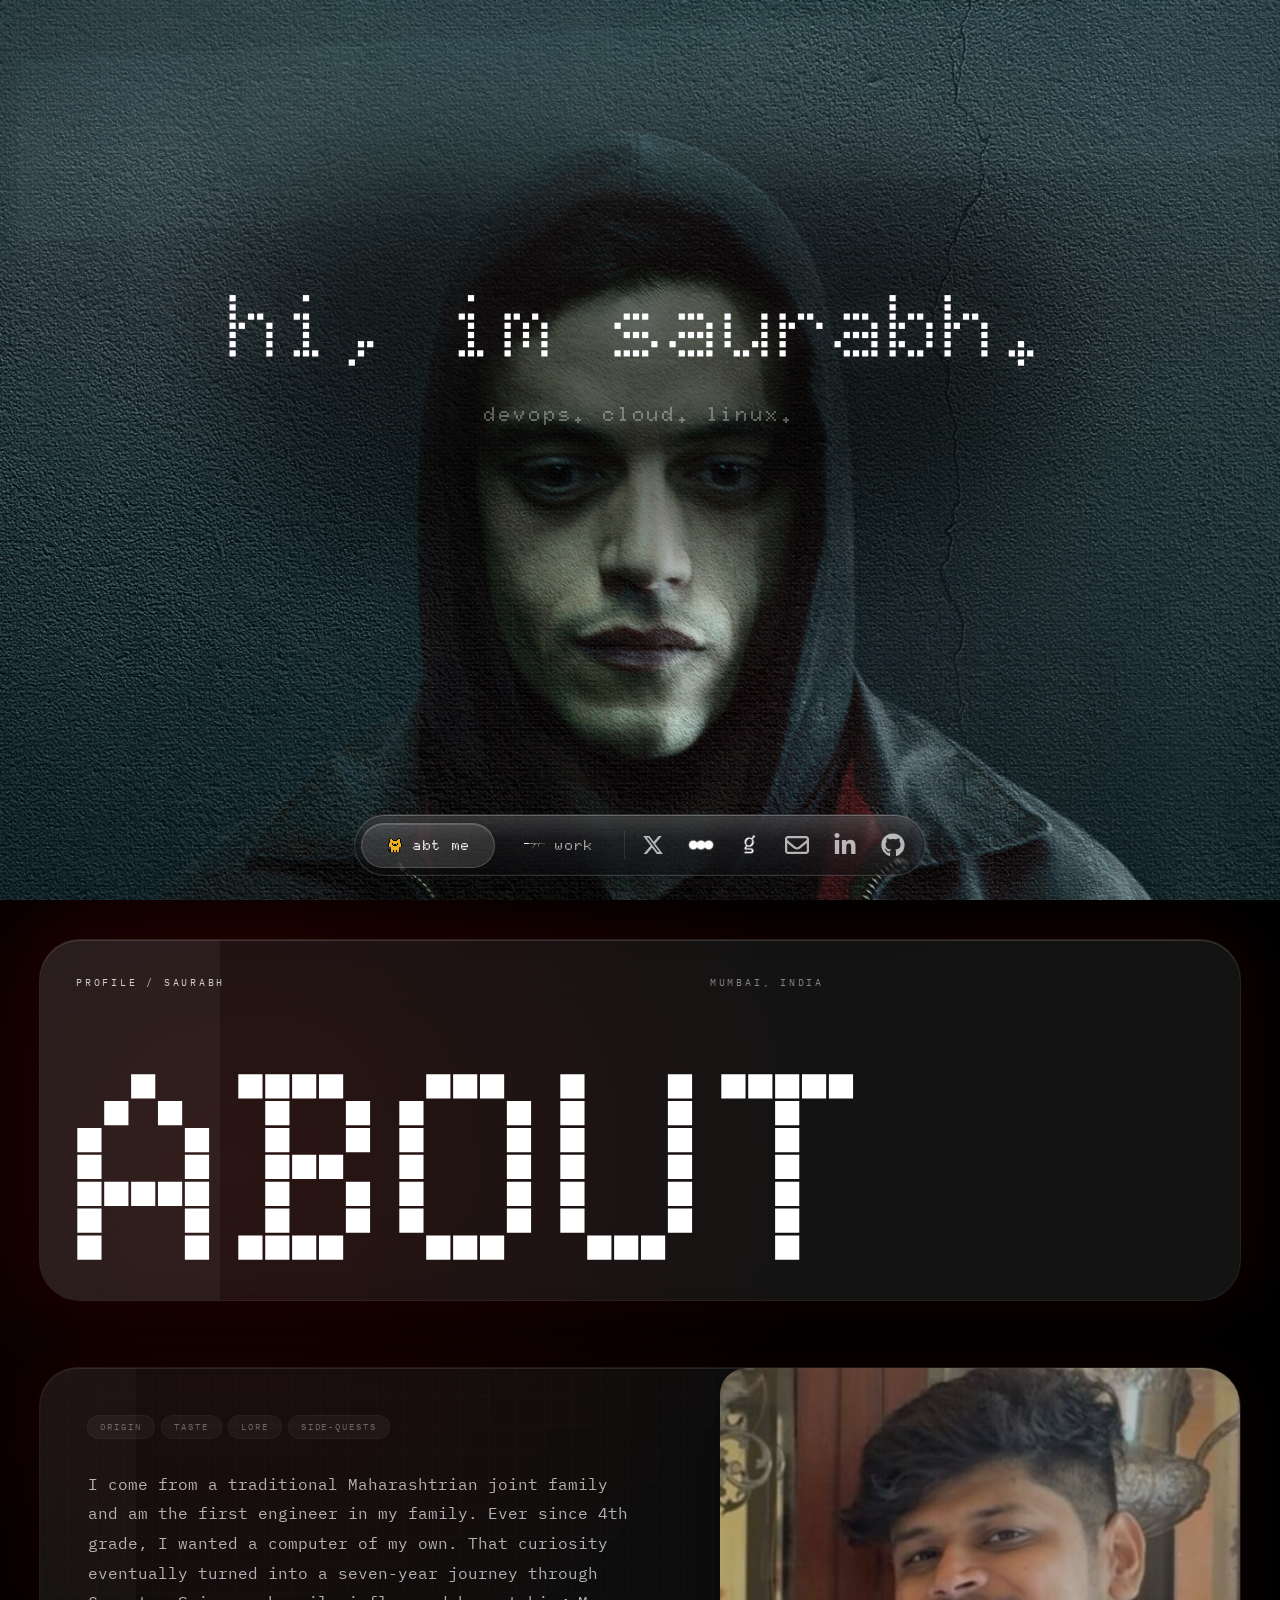
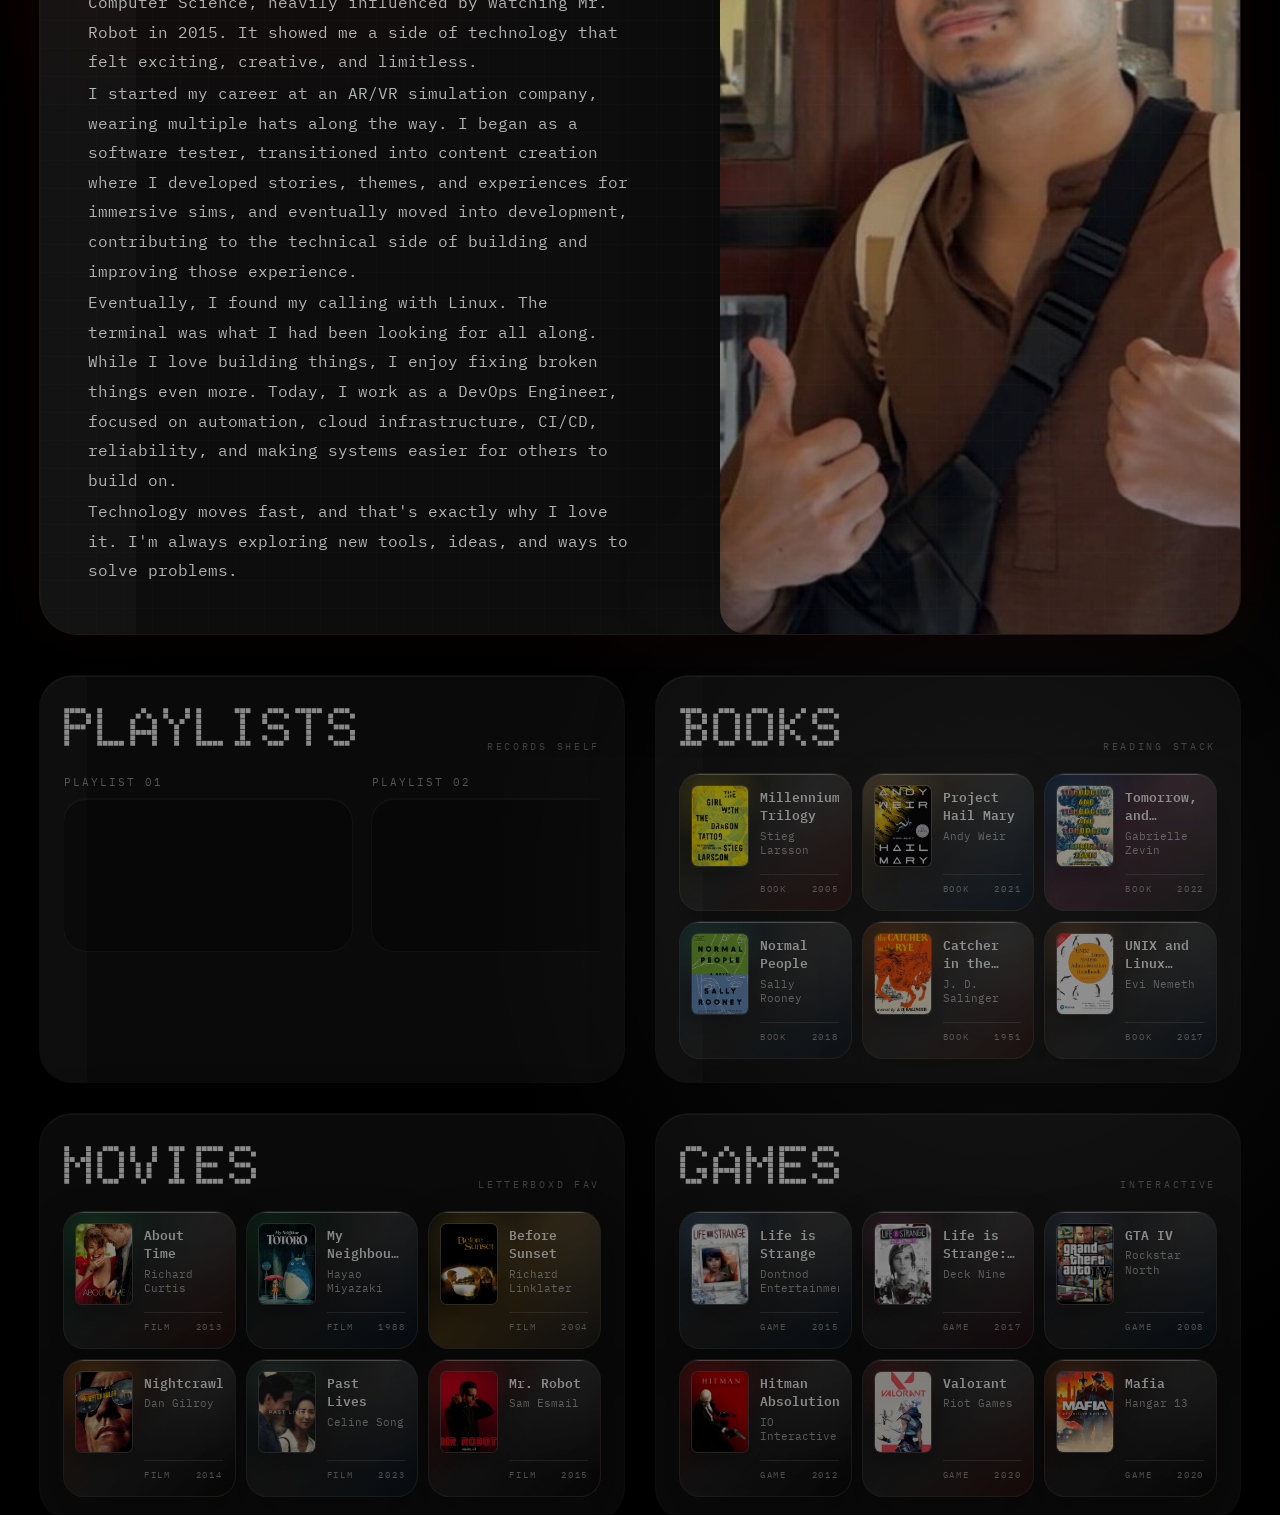
<file: index.html>
﻿<!DOCTYPE html><html lang="en">
<head><meta charSet="utf-8"/><meta name="viewport" content="width=device-width, initial-scale=1"/><title>Saurabh Jadhav</title><link rel="preconnect" href="https://fonts.googleapis.com/"/><link rel="preconnect" href="https://fonts.gstatic.com/" crossorigin="anonymous"/><link rel="stylesheet" href="https://fonts.googleapis.com/css2?family=Doto:wght@400..900&amp;family=IBM+Plex+Mono:wght@400;500;600&amp;family=Lora:wght@500;600;700&amp;family=Tektur:wght@500;600;700;800&amp;display=swap"/><link rel="icon" type="image/png" sizes="64x64" href="favicon.png"/><link rel="shortcut icon" href="favicon.ico"/><link rel="stylesheet" href="assets/tailwind-BLJyI5Uo.css"/></head><body><main class="bg-ink text-fog"><section id="hero" class="relative isolate min-h-[100svh] overflow-hidden"><div class="absolute inset-0"><img src="background.png" alt="" class="h-full w-full object-cover object-center will-change-transform" style="transform:scale(1.08)"/></div><div aria-hidden="true" class="pointer-events-none absolute inset-0 z-[1] bg-[url(&#x27;/background.png&#x27;)] bg-cover bg-center opacity-20 mix-blend-screen will-change-transform [clip-path:polygon(0_8%,100%_0,100%_18%,0_28%)]" style="opacity:0.12;transform:translateX(18px) translateY(-10px)"></div><div aria-hidden="true" class="pointer-events-none absolute inset-0 z-[2] mix-blend-screen motion-safe:animate-hero-static [background-image:repeating-linear-gradient(0deg,rgba(255,255,255,0.16)_0px,rgba(255,255,255,0.16)_1px,transparent_1px,transparent_4px),radial-gradient(circle_at_24%_18%,rgba(255,255,255,0.18),transparent_30%),radial-gradient(circle_at_72%_76%,rgba(211,23,10,0.22),transparent_34%)]" style="opacity:0.18"></div><div aria-hidden="true" class="pointer-events-none absolute inset-0 z-[3] [background-image:linear-gradient(rgba(255,255,255,0.16)_1px,transparent_1px),linear-gradient(90deg,rgba(255,255,255,0.16)_1px,transparent_1px)] [background-size:32px_32px]" style="opacity:0.08"></div><div aria-hidden="true" class="pointer-events-none absolute inset-0 z-[4] opacity-[0.09] motion-safe:animate-hero-static [background-image:radial-gradient(rgba(255,255,255,0.95)_0.7px,transparent_0.7px)] [background-size:5px_5px]"></div><div aria-hidden="true" class="pointer-events-none absolute inset-x-0 top-0 z-[5] h-1/2 bg-[linear-gradient(180deg,transparent,rgba(255,255,255,0.26),rgba(211,23,10,0.18),transparent)] mix-blend-screen blur-sm motion-safe:animate-scan-roll" style="opacity:0.18"></div><div aria-hidden="true" class="pointer-events-none absolute inset-x-[-18%] top-[-28%] z-[5] h-[42rem] rotate-[-9deg] bg-[linear-gradient(90deg,transparent,rgba(255,255,255,0.18),transparent)] blur-2xl" style="opacity:0.14;transform:translateX(-18%)"></div><div class="relative z-10 flex min-h-[100svh] items-center justify-center px-4 py-20 text-center sm:px-6"><div class="relative w-full max-w-5xl -translate-y-10 sm:-translate-y-20 lg:-translate-y-24"><div aria-hidden="true" class="absolute left-1/2 top-1/2 -z-10 h-72 w-[min(92vw,54rem)] -translate-x-1/2 -translate-y-1/2 rounded-full bg-black/58 blur-[78px] sm:h-[22rem] md:h-[26rem]"></div><div class="relative" style="filter:blur(0px);opacity:1;transform:none"><h1 class="font-doto text-[2.75rem] leading-[1.04] font-semibold tracking-normal text-white drop-shadow-[0_0_16px_rgba(255,255,255,0.16)] sm:text-[3.5rem] md:text-[4.5rem] lg:text-[5.75rem]"><span class=""><span class="" style="opacity:0.35;filter:blur(8px)">h</span><span class="" style="opacity:0.35;filter:blur(8px)">i</span><span class="" style="opacity:0.35;filter:blur(8px)">,</span><span class="" style="opacity:0.35;filter:blur(8px)"> </span><span class="" style="opacity:0.35;filter:blur(8px)">i</span><span class="" style="opacity:0.35;filter:blur(8px)">m</span><span class="" style="opacity:0.35;filter:blur(8px)"> </span><span class="" style="opacity:0.35;filter:blur(8px)">s</span><span class="" style="opacity:0.35;filter:blur(8px)">a</span><span class="" style="opacity:0.35;filter:blur(8px)">u</span><span class="" style="opacity:0.35;filter:blur(8px)">r</span><span class="" style="opacity:0.35;filter:blur(8px)">a</span><span class="" style="opacity:0.35;filter:blur(8px)">b</span><span class="" style="opacity:0.35;filter:blur(8px)">h</span><span class="" style="opacity:0.35;filter:blur(8px)">.</span></span></h1><p class="mt-5 font-doto text-[12px] font-medium tracking-[0.1em] text-white/90 sm:mt-6 sm:text-[16px] sm:tracking-[0.14em] md:text-[20px]"><span class=""><span class="" style="opacity:0.35;filter:blur(8px)">d</span><span class="" style="opacity:0.35;filter:blur(8px)">e</span><span class="" style="opacity:0.35;filter:blur(8px)">v</span><span class="" style="opacity:0.35;filter:blur(8px)">o</span><span class="" style="opacity:0.35;filter:blur(8px)">p</span><span class="" style="opacity:0.35;filter:blur(8px)">s</span><span class="" style="opacity:0.35;filter:blur(8px)">.</span><span class="" style="opacity:0.35;filter:blur(8px)"> </span><span class="" style="opacity:0.35;filter:blur(8px)">c</span><span class="" style="opacity:0.35;filter:blur(8px)">l</span><span class="" style="opacity:0.35;filter:blur(8px)">o</span><span class="" style="opacity:0.35;filter:blur(8px)">u</span><span class="" style="opacity:0.35;filter:blur(8px)">d</span><span class="" style="opacity:0.35;filter:blur(8px)">.</span><span class="" style="opacity:0.35;filter:blur(8px)"> </span><span class="" style="opacity:0.35;filter:blur(8px)">l</span><span class="" style="opacity:0.35;filter:blur(8px)">i</span><span class="" style="opacity:0.35;filter:blur(8px)">n</span><span class="" style="opacity:0.35;filter:blur(8px)">u</span><span class="" style="opacity:0.35;filter:blur(8px)">x</span><span class="" style="opacity:0.35;filter:blur(8px)">.</span><span class="" style="opacity:0.35;filter:blur(8px)"> </span></span></p></div></div></div></section><header class="pointer-events-none fixed inset-x-0 bottom-[calc(0.75rem+env(safe-area-inset-bottom))] z-30 flex w-full justify-center px-2 transition-transform duration-300 ease-out sm:bottom-6 sm:px-3 translate-y-0" data-site-nav="true"><div class="pointer-events-auto relative max-w-[calc(100vw-1rem)] overflow-hidden rounded-full border border-white/14 bg-[rgba(10,12,17,0.42)] p-1 shadow-nav-glass backdrop-blur-2xl sm:max-w-full sm:p-1.5"><span aria-hidden="true" class="pointer-events-none absolute inset-0 rounded-full bg-[linear-gradient(180deg,rgba(255,255,255,0.18),rgba(255,255,255,0.045)_42%,rgba(0,0,0,0.12))]"></span><span aria-hidden="true" class="pointer-events-none absolute inset-px rounded-full border border-black/18"></span><nav aria-label="Primary" class="relative flex max-w-full items-center justify-start gap-1 overflow-x-auto [-ms-overflow-style:none] [scrollbar-width:none] sm:justify-center sm:gap-1.5 sm:overflow-visible [&amp;::-webkit-scrollbar]:hidden"><div class="relative flex shrink-0 items-center justify-center gap-0.5 sm:gap-1"><a href="index.html#about" class="relative z-10 min-w-[4.65rem] shrink-0 rounded-full px-2.5 py-2.5 text-center font-doto text-[10px] font-black tracking-[0.06em] outline-none focus-visible:ring-1 focus-visible:ring-white/30 sm:min-w-[7rem] sm:px-6 sm:py-3 sm:text-[14px] sm:tracking-[0.12em] text-white" tabindex="0"><span class="absolute inset-0 -z-10 rounded-full border border-white/16 bg-white/12 shadow-[inset_0_1px_0_rgba(255,255,255,0.16),0_8px_24px_rgba(0,0,0,0.22)]"></span><span class="relative z-10 flex items-center justify-center gap-1.5 sm:gap-2"><img src="./assets/cat.png" alt="Pixel Heart" class="h-5 w-5 shrink-0 sm:h-5 sm:w-5 [image-rendering:pixelated]">abt me</span></a><a href="work.html" class="relative z-10 min-w-[4.65rem] shrink-0 rounded-full px-2.5 py-2.5 text-center font-doto text-[10px] font-black tracking-[0.06em] outline-none focus-visible:ring-1 focus-visible:ring-white/30 sm:min-w-[7rem] sm:px-6 sm:py-3 sm:text-[14px] sm:tracking-[0.12em] text-white/70" tabindex="0"><span class="relative z-10 flex items-center justify-center gap-1.5 sm:gap-2"><img src="./assets/pc.png" alt="" aria-hidden="true" class="h-6 w-6 shrink-0 sm:h-6 sm:w-6" style="image-rendering:pixelated"/>work</span></a></div><span aria-hidden="true" class="h-7 w-px shrink-0 bg-white/10"></span><div class="flex shrink-0 items-center gap-0.5 pr-0.5 sm:gap-1 sm:pr-1"><a aria-label="X" class="flex h-9 w-9 shrink-0 items-center justify-center rounded-full text-white/68 transition-colors duration-150 hover:text-white sm:h-11 sm:w-11" href="https://x.com/sauwurabh" rel="noreferrer" target="_blank"><svg stroke="currentColor" fill="currentColor" stroke-width="0" viewBox="0 0 512 512" class="h-5 w-5 sm:h-5.5 sm:w-5.5" height="1em" width="1em" xmlns="http://www.w3.org/2000/svg"><path d="M389.2 48h70.6L305.6 224.2 487 464H345L233.7 318.6 106.5 464H35.8L200.7 275.5 26.8 48H172.4L272.9 180.9 389.2 48zM364.4 421.8h39.1L151.1 88h-42L364.4 421.8z"></path></svg></a><a aria-label="Letterboxd" class="flex h-9 w-9 shrink-0 items-center justify-center rounded-full text-white/68 transition-colors duration-150 hover:text-white sm:h-11 sm:w-11" href="https://letterboxd.com/saurabhx/" rel="noreferrer" target="_blank"><img src="./assets/lb.png" alt="" class="h-6 w-6 object-contain sm:h-7 sm:w-7"/></a><a aria-label="Goodreads" class="flex h-9 w-9 shrink-0 items-center justify-center rounded-full text-white/68 transition-colors duration-150 hover:text-white sm:h-11 sm:w-11" href="https://www.goodreads.com/saurabhx" rel="noreferrer" target="_blank"><img src="./assets/gr.png" alt="" class="h-6 w-6 object-contain sm:h-7 sm:w-7"/></a><a aria-label="Mail" class="flex h-9 w-9 shrink-0 items-center justify-center rounded-full text-white/68 transition-colors duration-150 hover:text-white sm:h-11 sm:w-11" href="https://mail.google.com/mail/?view=cm&amp;fs=1&amp;to=saurabh9work%40gmail.com" rel="noreferrer" target="_blank"><svg stroke="currentColor" fill="currentColor" stroke-width="0" viewBox="0 0 512 512" class="h-5 w-5 sm:h-6 sm:w-6" height="1em" width="1em" xmlns="http://www.w3.org/2000/svg"><path d="M64 112c-8.8 0-16 7.2-16 16l0 22.1L220.5 291.7c20.7 17 50.4 17 71.1 0L464 150.1l0-22.1c0-8.8-7.2-16-16-16L64 112zM48 212.2L48 384c0 8.8 7.2 16 16 16l384 0c8.8 0 16-7.2 16-16l0-171.8L322 328.8c-38.4 31.5-93.7 31.5-132 0L48 212.2zM0 128C0 92.7 28.7 64 64 64l384 0c35.3 0 64 28.7 64 64l0 256c0 35.3-28.7 64-64 64L64 448c-35.3 0-64-28.7-64-64L0 128z"></path></svg></a><a aria-label="LinkedIn" class="flex h-9 w-9 shrink-0 items-center justify-center rounded-full text-white/68 transition-colors duration-150 hover:text-white sm:h-11 sm:w-11" href="https://www.linkedin.com/in/saurabh--jadhav/" rel="noreferrer" target="_blank"><svg stroke="currentColor" fill="currentColor" stroke-width="0" viewBox="0 0 448 512" class="h-5 w-5 sm:h-6 sm:w-6" height="1em" width="1em" xmlns="http://www.w3.org/2000/svg"><path d="M100.28 448H7.4V148.9h92.88zM53.79 108.1C24.09 108.1 0 83.5 0 53.8a53.79 53.79 0 0 1 107.58 0c0 29.7-24.1 54.3-53.79 54.3zM447.9 448h-92.68V302.4c0-34.7-.7-79.2-48.29-79.2-48.29 0-55.69 37.7-55.69 76.7V448h-92.78V148.9h89.08v40.8h1.3c12.4-23.5 42.69-48.3 87.88-48.3 94 0 111.28 61.9 111.28 142.3V448z"></path></svg></a><a aria-label="GitHub" class="flex h-9 w-9 shrink-0 items-center justify-center rounded-full text-white/68 transition-colors duration-150 hover:text-white sm:h-11 sm:w-11" href="https://github.com/saurabh-jadhav-09" rel="noreferrer" target="_blank"><svg stroke="currentColor" fill="currentColor" stroke-width="0" viewBox="0 0 496 512" class="h-5 w-5 sm:h-6 sm:w-6" height="1em" width="1em" xmlns="http://www.w3.org/2000/svg"><path d="M165.9 397.4c0 2-2.3 3.6-5.2 3.6-3.3.3-5.6-1.3-5.6-3.6 0-2 2.3-3.6 5.2-3.6 3-.3 5.6 1.3 5.6 3.6zm-31.1-4.5c-.7 2 1.3 4.3 4.3 4.9 2.6 1 5.6 0 6.2-2s-1.3-4.3-4.3-5.2c-2.6-.7-5.5.3-6.2 2.3zm44.2-1.7c-2.9.7-4.9 2.6-4.6 4.9.3 2 2.9 3.3 5.9 2.6 2.9-.7 4.9-2.6 4.6-4.6-.3-1.9-3-3.2-5.9-2.9zM244.8 8C106.1 8 0 113.3 0 252c0 110.9 69.8 205.8 169.5 239.2 12.8 2.3 17.3-5.6 17.3-12.1 0-6.2-.3-40.4-.3-61.4 0 0-70 15-84.7-29.8 0 0-11.4-29.1-27.8-36.6 0 0-22.9-15.7 1.6-15.4 0 0 24.9 2 38.6 25.8 21.9 38.6 58.6 27.5 72.9 20.9 2.3-16 8.8-27.1 16-33.7-55.9-6.2-112.3-14.3-112.3-110.5 0-27.5 7.6-41.3 23.6-58.9-2.6-6.5-11.1-33.3 2.6-67.9 20.9-6.5 69 27 69 27 20-5.6 41.5-8.5 62.8-8.5s42.8 2.9 62.8 8.5c0 0 48.1-33.6 69-27 13.7 34.7 5.2 61.4 2.6 67.9 16 17.7 25.8 31.5 25.8 58.9 0 96.5-58.9 104.2-114.8 110.5 9.2 7.9 17 22.9 17 46.4 0 33.7-.3 75.4-.3 83.6 0 6.5 4.6 14.4 17.3 12.1C428.2 457.8 496 362.9 496 252 496 113.3 383.5 8 244.8 8zM97.2 352.9c-1.3 1-1 3.3.7 5.2 1.6 1.6 3.9 2.3 5.2 1 1.3-1 1-3.3-.7-5.2-1.6-1.6-3.9-2.3-5.2-1zm-10.8-8.1c-.7 1.3.3 2.9 2.3 3.9 1.6 1 3.6.7 4.3-.7.7-1.3-.3-2.9-2.3-3.9-2-.6-3.6-.3-4.3.7zm32.4 35.6c-1.6 1.3-1 4.3 1.3 6.2 2.3 2.3 5.2 2.6 6.5 1 1.3-1.3.7-4.3-1.3-6.2-2.2-2.3-5.2-2.6-6.5-1zm-11.4-14.7c-1.6 1-1.6 3.6 0 5.9 1.6 2.3 4.3 3.3 5.6 2.3 1.6-1.3 1.6-3.9 0-6.2-1.4-2.3-4-3.3-5.6-2z"></path></svg></a></div></nav></div></header><section id="about" class="relative isolate min-h-screen-nav overflow-hidden bg-ink font-mono text-fog"><div aria-hidden="true" class="pointer-events-none absolute inset-0 -z-10 opacity-10 [background-image:radial-gradient(rgba(255,255,255,0.52)_0.62px,transparent_0.62px)] [background-size:6px_6px]"></div><div aria-hidden="true" class="pointer-events-none absolute inset-0 -z-20 bg-[radial-gradient(circle_at_18%_12%,rgba(211,23,10,0.12),transparent_28%),radial-gradient(circle_at_78%_72%,rgba(255,255,255,0.055),transparent_30%)]"></div><div aria-hidden="true" class="pointer-events-none absolute -right-32 top-1/3 -z-10 h-[30rem] w-[30rem] rounded-full bg-accent/16 blur-3xl" style="opacity:0.14;transform:translateY(44px)"></div><div class="mx-auto min-h-screen-nav w-full max-w-[1460px] px-4 py-6 pb-[calc(var(--site-nav-height)+2rem+env(safe-area-inset-bottom))] sm:px-8 sm:py-8 lg:px-10 lg:py-10 relative z-10 grid gap-8"><div><header class="relative isolate overflow-hidden rounded-[2rem] bg-white/[0.075] p-5 shadow-[0_30px_120px_rgba(0,0,0,0.42),0_0_74px_rgba(211,23,10,0.16),inset_0_1px_0_rgba(255,255,255,0.14)] ring-1 ring-white/12 backdrop-blur-2xl motion-safe:animate-glass-breathe sm:p-7 lg:rounded-[2.5rem] lg:p-9"><div aria-hidden="true" class="pointer-events-none absolute inset-y-0 -z-10 w-1/2 motion-safe:animate-glass-sheen left-[-35%] bg-white/[0.045] motion-safe:[animation-delay:-5.5s] motion-safe:[animation-duration:10.8s]"></div><div class="grid gap-2 font-mono text-[0.56rem] uppercase tracking-[0.18em] text-white/48 sm:grid-cols-3 sm:items-start sm:gap-3 sm:text-[0.62rem] sm:tracking-[0.28em]"><p class="text-white/78">profile / saurabh</p><p class="sm:text-right">mumbai, india</p></div><div class="pt-12 sm:pt-16 lg:pt-20"><h2 class="motion-safe:animate-work-reveal font-doto text-[clamp(4.2rem,21vw,19rem)] font-black uppercase leading-[0.72] tracking-section text-white [animation-delay:90ms] sm:text-[clamp(5.8rem,21vw,19rem)]">about</h2></div></header></div><main class="relative isolate min-w-0 w-full overflow-hidden rounded-[1.5rem] bg-white/[0.07] shadow-[0_24px_100px_rgba(0,0,0,0.42),0_0_64px_rgba(211,23,10,0.12),inset_0_1px_0_rgba(255,255,255,0.12)] ring-1 ring-white/12 backdrop-blur-2xl motion-safe:animate-glass-breathe motion-safe:[animation-delay:-2.8s] motion-safe:[animation-duration:12.2s] sm:rounded-[2rem] lg:rounded-[2.35rem]" style="opacity:0.76;transform:translateY(36px)"><div aria-hidden="true" class="pointer-events-none absolute inset-y-0 -z-10 w-1/2 motion-safe:animate-glass-sheen left-[-42%] bg-white/[0.035] motion-safe:[animation-delay:-3.9s] motion-safe:[animation-duration:12.4s]"></div><div aria-hidden="true" class="pointer-events-none absolute inset-0 z-10 opacity-[0.08] mix-blend-screen [background-image:linear-gradient(rgba(255,255,255,0.16)_1px,transparent_1px),linear-gradient(90deg,rgba(255,255,255,0.16)_1px,transparent_1px)] [background-size:28px_28px]"></div><div class="grid gap-6 lg:min-h-[44rem] lg:grid-cols-[minmax(0,1fr)_minmax(24rem,0.76fr)] lg:gap-8 xl:grid-cols-[minmax(0,0.96fr)_minmax(30rem,0.78fr)] xl:gap-10"><div class="flex min-w-0 flex-col justify-center p-4 sm:p-7 lg:p-9 xl:p-12"><div class="max-w-[54rem]"><div class="mb-8 flex flex-wrap gap-2 font-mono text-[0.56rem] uppercase tracking-[0.22em] text-white/46"><span class="rounded-full bg-white/[0.055] px-3 py-1 ring-1 ring-white/10">origin</span><span class="rounded-full bg-white/[0.055] px-3 py-1 ring-1 ring-white/10">taste</span><span class="rounded-full bg-white/[0.055] px-3 py-1 ring-1 ring-white/10">lore</span><span class="rounded-full bg-white/[0.055] px-3 py-1 ring-1 ring-white/10">side-quests</span></div><div class="max-w-[72ch] text-[0.92rem] leading-[1.85] text-white/90 sm:text-[1rem]"><div class="max-w-[74ch] space-y-0.5 lg:max-w-[78ch]">
  
  
  <p class="text-white/92">I come from a traditional Maharashtrian joint family and am the first engineer in my family. Ever since 4th grade, I wanted a computer of my own. That curiosity eventually turned into a seven-year journey through Computer Science, heavily influenced by watching Mr. Robot in 2015. It showed me a side of technology that felt exciting, creative, and limitless.</p>

  <p class="text-white/92">I started my career at an AR/VR simulation company, wearing multiple hats along the way. I began as a software tester, transitioned into content creation where I developed stories, themes, and experiences for immersive sims, and eventually moved into development, contributing to the technical side of building and improving those experience.</p>
  
  <p class="text-white/92">Eventually, I found my calling with Linux. The terminal was what I had been looking for all along. While I love building things, I enjoy fixing broken things even more. Today, I work as a DevOps Engineer, focused on automation, cloud infrastructure, CI/CD, reliability, and making systems easier for others to build on.</p>
  
  <p class="text-white/92">Technology moves fast, and that's exactly why I love it. I'm always exploring new tools, ideas, and ways to solve problems.</p>
  

</div></div></div></div><aside class="order-first min-h-[22rem] sm:min-h-[34rem] lg:order-none lg:min-h-full"><div class="relative h-full min-h-[22rem] overflow-hidden rounded-[1.25rem] bg-black/35 shadow-[0_30px_90px_rgba(0,0,0,0.38)] sm:min-h-[34rem] sm:rounded-[1.65rem] lg:min-h-full"><div class="absolute inset-[-8%] will-change-transform" style="transform:translateY(38px) scale(1.04) rotate(1.4deg)"><div aria-label="Portrait of Saurabh" class="h-full w-full bg-steel bg-cover bg-center bg-no-repeat" style="background-image:url('profile.png')"></div></div><div aria-hidden="true" class="pointer-events-none absolute inset-0 bg-[radial-gradient(circle_at_70%_18%,rgba(255,255,255,0.18),transparent_28%),linear-gradient(180deg,rgba(255,255,255,0.08),transparent_32%,rgba(0,0,0,0.18))]"></div></div></aside></div></main><footer class="flex w-full flex-col gap-8" style="opacity:0.72;transform:translateY(28px)"><div class="grid w-full gap-8 lg:grid-cols-2"><div class="relative isolate min-w-0 overflow-hidden rounded-[2rem] bg-white/[0.075] p-5 shadow-[0_18px_70px_rgba(0,0,0,0.34),inset_0_1px_0_rgba(255,255,255,0.10)] ring-1 ring-white/10 motion-safe:animate-glass-breathe [contain:paint] sm:p-6 motion-safe:[animation-delay:-5.6s] motion-safe:[animation-duration:13.1s]" style="opacity:0.75;transform:translateY(18px)"><div aria-hidden="true" class="pointer-events-none absolute inset-y-0 -z-10 w-1/2 motion-safe:animate-glass-sheen left-[-42%] bg-white/[0.032] motion-safe:[animation-delay:-7.4s] motion-safe:[animation-duration:14.2s]"></div><section><div class="flex items-end justify-between gap-4"><h2 class="font-doto text-[2rem] font-black uppercase leading-none tracking-section text-white sm:text-[3.4rem]">playlists</h2><p class="font-mono text-[0.56rem] uppercase tracking-[0.2em] text-white/42 sm:text-[0.6rem] sm:tracking-[0.28em]">records shelf</p></div><div class="mt-5 max-w-full overflow-x-auto pb-3 [-ms-overflow-style:none] [scrollbar-width:none] [&amp;::-webkit-scrollbar]:hidden"><div class="flex w-max max-w-none gap-4 sm:gap-5"><div class="w-[min(17.5rem,calc(100vw-4rem))] flex-none space-y-2 sm:w-72"><p class="font-mono text-[0.68rem] uppercase tracking-[0.18em] text-white/58">Playlist 01</p><div class="overflow-hidden rounded-[1.4rem] bg-theme-black/24 shadow-[inset_0_1px_0_rgba(255,255,255,0.08)] ring-1 ring-white/6"><iframe title="Playlist 01" src="https://open.spotify.com/embed/playlist/4TGBPS7rNeQ8NoDWRJEeUq?utm_source=generator" class="block h-[152px]" width="100%" height="152" allow="autoplay; clipboard-write; encrypted-media; fullscreen; picture-in-picture" loading="lazy"></iframe></div></div><div class="w-[min(17.5rem,calc(100vw-4rem))] flex-none space-y-2 sm:w-72"><p class="font-mono text-[0.68rem] uppercase tracking-[0.18em] text-white/58">Playlist 02</p><div class="overflow-hidden rounded-[1.4rem] bg-theme-black/24 shadow-[inset_0_1px_0_rgba(255,255,255,0.08)] ring-1 ring-white/6"><iframe title="Playlist 02" src="https://open.spotify.com/embed/playlist/1PzbJysjvEmlBXY9GV68Te?utm_source=generator" class="block h-[152px]" width="100%" height="152" allow="autoplay; clipboard-write; encrypted-media; fullscreen; picture-in-picture" loading="lazy"></iframe></div></div></div></div></section></div><div class="relative isolate min-w-0 overflow-hidden rounded-[2rem] bg-white/[0.075] p-5 shadow-[0_18px_70px_rgba(0,0,0,0.34),inset_0_1px_0_rgba(255,255,255,0.10)] ring-1 ring-white/10 motion-safe:animate-glass-breathe [contain:paint] sm:p-6 motion-safe:[animation-delay:-8.2s] motion-safe:[animation-duration:12.6s]" style="opacity:0.75;transform:translateY(18px)"><div aria-hidden="true" class="pointer-events-none absolute inset-y-0 -z-10 w-1/2 motion-safe:animate-glass-sheen left-[-42%] bg-white/[0.03] motion-safe:[animation-delay:-2.2s] motion-safe:[animation-duration:13.7s]"></div><section><div class="flex items-end justify-between gap-4"><h2 class="font-doto text-[2rem] font-black uppercase leading-none tracking-section text-white sm:text-[3.4rem]">books</h2><p class="font-mono text-[0.56rem] uppercase tracking-[0.2em] text-white/42 sm:text-[0.6rem] sm:tracking-[0.28em]">reading stack</p></div><div class="mt-5 grid gap-3 sm:grid-cols-2 xl:grid-cols-3"><article class="relative min-h-[8.5rem] overflow-hidden rounded-[1.25rem] p-3 shadow-[0_18px_46px_rgba(0,0,0,0.24),inset_0_1px_0_rgba(255,255,255,0.12)] ring-1 bg-[radial-gradient(circle_at_18%_14%,rgba(255,230,80,0.28),transparent_30%),linear-gradient(135deg,rgba(40,40,10,0.52),rgba(255,255,255,0.07)_48%,rgba(211,23,10,0.16))] ring-yellow-100/18"><div class="pointer-events-none absolute inset-x-0 top-0 h-px bg-white/35"></div><div class="pointer-events-none absolute -right-10 -top-12 h-28 w-28 rounded-full bg-white/14 blur-2xl"></div><div class="relative flex h-full items-start gap-3"><div class="relative h-20 w-14 flex-none overflow-hidden rounded-md bg-black/34 shadow-[0_12px_28px_rgba(0,0,0,0.28),inset_0_1px_0_rgba(255,255,255,0.12)] ring-1 ring-white/18"><img src="books/millennium-trilogy.png" alt="Millennium Trilogy" class="h-full w-full object-cover saturate-[1.18] contrast-[1.04]" loading="lazy"/></div><div class="flex min-w-0 flex-1 flex-col justify-between self-stretch py-0.5"><div class="space-y-1"><p class="text-[0.82rem] font-semibold leading-snug text-white line-clamp-2">Millennium Trilogy</p><p class="text-[0.68rem] leading-snug text-white/62 line-clamp-2">Stieg Larsson</p></div><div class="mt-3 flex items-center justify-between gap-2 border-t border-white/16 pt-2 font-mono text-[0.54rem] uppercase tracking-[0.2em] text-white/52"><span>book</span><span>2005</span></div></div></div></article><article class="relative min-h-[8.5rem] overflow-hidden rounded-[1.25rem] p-3 shadow-[0_18px_46px_rgba(0,0,0,0.24),inset_0_1px_0_rgba(255,255,255,0.12)] ring-1 bg-[radial-gradient(circle_at_18%_18%,rgba(255,255,255,0.2),transparent_30%),linear-gradient(135deg,rgba(244,180,55,0.26),rgba(255,255,255,0.07)_45%,rgba(0,40,85,0.3))] ring-yellow-100/16"><div class="pointer-events-none absolute inset-x-0 top-0 h-px bg-white/35"></div><div class="pointer-events-none absolute -right-10 -top-12 h-28 w-28 rounded-full bg-white/14 blur-2xl"></div><div class="relative flex h-full items-start gap-3"><div class="relative h-20 w-14 flex-none overflow-hidden rounded-md bg-black/34 shadow-[0_12px_28px_rgba(0,0,0,0.28),inset_0_1px_0_rgba(255,255,255,0.12)] ring-1 ring-white/18"><img src="books/project-hail-mary.png" alt="Project Hail Mary" class="h-full w-full object-cover saturate-[1.18] contrast-[1.04]" loading="lazy"/></div><div class="flex min-w-0 flex-1 flex-col justify-between self-stretch py-0.5"><div class="space-y-1"><p class="text-[0.82rem] font-semibold leading-snug text-white line-clamp-2">Project Hail Mary</p><p class="text-[0.68rem] leading-snug text-white/62 line-clamp-2">Andy Weir</p></div><div class="mt-3 flex items-center justify-between gap-2 border-t border-white/16 pt-2 font-mono text-[0.54rem] uppercase tracking-[0.2em] text-white/52"><span>book</span><span>2021</span></div></div></div></article><article class="relative min-h-[8.5rem] overflow-hidden rounded-[1.25rem] p-3 shadow-[0_18px_46px_rgba(0,0,0,0.24),inset_0_1px_0_rgba(255,255,255,0.12)] ring-1 bg-[radial-gradient(circle_at_18%_14%,rgba(120,180,255,0.22),transparent_30%),linear-gradient(135deg,rgba(0,40,85,0.48),rgba(255,120,180,0.18)_44%,rgba(255,255,255,0.06))] ring-blue-100/18"><div class="pointer-events-none absolute inset-x-0 top-0 h-px bg-white/35"></div><div class="pointer-events-none absolute -right-10 -top-12 h-28 w-28 rounded-full bg-white/14 blur-2xl"></div><div class="relative flex h-full items-start gap-3"><div class="relative h-20 w-14 flex-none overflow-hidden rounded-md bg-black/34 shadow-[0_12px_28px_rgba(0,0,0,0.28),inset_0_1px_0_rgba(255,255,255,0.12)] ring-1 ring-white/18"><img src="books/tomorrow-and-tomorrow-and-tomorrow.png" alt="Tomorrow, and Tomorrow, and Tomorrow" class="h-full w-full object-cover saturate-[1.18] contrast-[1.04]" loading="lazy"/></div><div class="flex min-w-0 flex-1 flex-col justify-between self-stretch py-0.5"><div class="space-y-1"><p class="text-[0.82rem] font-semibold leading-snug text-white line-clamp-2">Tomorrow, and Tomorrow, and Tomorrow</p><p class="text-[0.68rem] leading-snug text-white/62 line-clamp-2">Gabrielle Zevin</p></div><div class="mt-3 flex items-center justify-between gap-2 border-t border-white/16 pt-2 font-mono text-[0.54rem] uppercase tracking-[0.2em] text-white/52"><span>book</span><span>2022</span></div></div></div></article><article class="relative min-h-[8.5rem] overflow-hidden rounded-[1.25rem] p-3 shadow-[0_18px_46px_rgba(0,0,0,0.24),inset_0_1px_0_rgba(255,255,255,0.12)] ring-1 bg-[radial-gradient(circle_at_18%_16%,rgba(120,200,140,0.24),transparent_30%),linear-gradient(135deg,rgba(20,60,80,0.52),rgba(255,255,255,0.06)_48%,rgba(0,40,85,0.22))] ring-emerald-100/16"><div class="pointer-events-none absolute inset-x-0 top-0 h-px bg-white/35"></div><div class="pointer-events-none absolute -right-10 -top-12 h-28 w-28 rounded-full bg-white/14 blur-2xl"></div><div class="relative flex h-full items-start gap-3"><div class="relative h-20 w-14 flex-none overflow-hidden rounded-md bg-black/34 shadow-[0_12px_28px_rgba(0,0,0,0.28),inset_0_1px_0_rgba(255,255,255,0.12)] ring-1 ring-white/18"><img src="books/normal-people.png" alt="Normal People" class="h-full w-full object-cover saturate-[1.18] contrast-[1.04]" loading="lazy"/></div><div class="flex min-w-0 flex-1 flex-col justify-between self-stretch py-0.5"><div class="space-y-1"><p class="text-[0.82rem] font-semibold leading-snug text-white line-clamp-2">Normal People</p><p class="text-[0.68rem] leading-snug text-white/62 line-clamp-2">Sally Rooney</p></div><div class="mt-3 flex items-center justify-between gap-2 border-t border-white/16 pt-2 font-mono text-[0.54rem] uppercase tracking-[0.2em] text-white/52"><span>book</span><span>2018</span></div></div></div></article><article class="relative min-h-[8.5rem] overflow-hidden rounded-[1.25rem] p-3 shadow-[0_18px_46px_rgba(0,0,0,0.24),inset_0_1px_0_rgba(255,255,255,0.12)] ring-1 bg-[radial-gradient(circle_at_18%_16%,rgba(255,160,80,0.26),transparent_30%),linear-gradient(135deg,rgba(80,40,10,0.46),rgba(255,255,255,0.08)_48%,rgba(211,23,10,0.12))] ring-orange-200/18"><div class="pointer-events-none absolute inset-x-0 top-0 h-px bg-white/35"></div><div class="pointer-events-none absolute -right-10 -top-12 h-28 w-28 rounded-full bg-white/14 blur-2xl"></div><div class="relative flex h-full items-start gap-3"><div class="relative h-20 w-14 flex-none overflow-hidden rounded-md bg-black/34 shadow-[0_12px_28px_rgba(0,0,0,0.28),inset_0_1px_0_rgba(255,255,255,0.12)] ring-1 ring-white/18"><img src="books/catcher-in-the-rye.png" alt="Catcher in the Rye" class="h-full w-full object-cover saturate-[1.18] contrast-[1.04]" loading="lazy"/></div><div class="flex min-w-0 flex-1 flex-col justify-between self-stretch py-0.5"><div class="space-y-1"><p class="text-[0.82rem] font-semibold leading-snug text-white line-clamp-2">Catcher in the Rye</p><p class="text-[0.68rem] leading-snug text-white/62 line-clamp-2">J. D. Salinger</p></div><div class="mt-3 flex items-center justify-between gap-2 border-t border-white/16 pt-2 font-mono text-[0.54rem] uppercase tracking-[0.2em] text-white/52"><span>book</span><span>1951</span></div></div></div></article><article class="relative min-h-[8.5rem] overflow-hidden rounded-[1.25rem] p-3 shadow-[0_18px_46px_rgba(0,0,0,0.24),inset_0_1px_0_rgba(255,255,255,0.12)] ring-1 bg-[radial-gradient(circle_at_18%_14%,rgba(255,180,100,0.26),transparent_30%),linear-gradient(135deg,rgba(40,30,20,0.5),rgba(255,255,255,0.07)_48%,rgba(0,40,85,0.2))] ring-orange-100/16"><div class="pointer-events-none absolute inset-x-0 top-0 h-px bg-white/35"></div><div class="pointer-events-none absolute -right-10 -top-12 h-28 w-28 rounded-full bg-white/14 blur-2xl"></div><div class="relative flex h-full items-start gap-3"><div class="relative h-20 w-14 flex-none overflow-hidden rounded-md bg-black/34 shadow-[0_12px_28px_rgba(0,0,0,0.28),inset_0_1px_0_rgba(255,255,255,0.12)] ring-1 ring-white/18"><img src="books/unix-and-linux-handbook.png" alt="UNIX and Linux Handbook" class="h-full w-full object-cover saturate-[1.18] contrast-[1.04]" loading="lazy"/></div><div class="flex min-w-0 flex-1 flex-col justify-between self-stretch py-0.5"><div class="space-y-1"><p class="text-[0.82rem] font-semibold leading-snug text-white line-clamp-2">UNIX and Linux Handbook</p><p class="text-[0.68rem] leading-snug text-white/62 line-clamp-2">Evi Nemeth</p></div><div class="mt-3 flex items-center justify-between gap-2 border-t border-white/16 pt-2 font-mono text-[0.54rem] uppercase tracking-[0.2em] text-white/52"><span>book</span><span>2017</span></div></div></div></article>
</div></section></div></div><div class="grid w-full gap-8 lg:grid-cols-2"><div class="relative isolate min-w-0 overflow-hidden rounded-[2rem] bg-white/[0.075] p-5 shadow-[0_18px_70px_rgba(0,0,0,0.34),inset_0_1px_0_rgba(255,255,255,0.10)] ring-1 ring-white/10 motion-safe:animate-glass-breathe [contain:paint] sm:p-6 motion-safe:[animation-delay:-6.4s] motion-safe:[animation-duration:13.4s]" style="opacity:0.75;transform:translateY(18px)"><div aria-hidden="true" class="pointer-events-none absolute inset-y-0 -z-10 w-1/2 motion-safe:animate-glass-sheen left-[-42%] bg-white/[0.028] motion-safe:[animation-delay:-4.8s] motion-safe:[animation-duration:14.8s]"></div><section><div class="flex items-end justify-between gap-4"><h2 class="font-doto text-[2rem] font-black uppercase leading-none tracking-section text-white sm:text-[3.4rem]">movies</h2><p class="font-mono text-[0.56rem] uppercase tracking-[0.2em] text-white/42 sm:text-[0.6rem] sm:tracking-[0.28em]">letterboxd fav</p></div><div class="mt-5 grid gap-3 sm:grid-cols-2 xl:grid-cols-3"><article class="relative min-h-[8.5rem] overflow-hidden rounded-[1.25rem] p-3 shadow-[0_18px_46px_rgba(0,0,0,0.24),inset_0_1px_0_rgba(255,255,255,0.12)] ring-1 bg-[radial-gradient(circle_at_18%_12%,rgba(120,220,140,0.22),transparent_32%),linear-gradient(135deg,rgba(0,80,48,0.42),rgba(255,255,255,0.08)_48%,rgba(211,23,10,0.12))] ring-emerald-100/18"><div class="pointer-events-none absolute inset-x-0 top-0 h-px bg-white/35"></div><div class="pointer-events-none absolute -right-10 -top-12 h-28 w-28 rounded-full bg-white/14 blur-2xl"></div><div class="relative flex h-full items-start gap-3"><div class="relative h-20 w-14 flex-none overflow-hidden rounded-md bg-black/34 shadow-[0_12px_28px_rgba(0,0,0,0.28),inset_0_1px_0_rgba(255,255,255,0.12)] ring-1 ring-white/18"><img src="movies/about-time.png" alt="About Time" class="h-full w-full object-cover saturate-[1.18] contrast-[1.04]" loading="lazy"/></div><div class="flex min-w-0 flex-1 flex-col justify-between self-stretch py-0.5"><div class="space-y-1"><p class="text-[0.82rem] font-semibold leading-snug text-white line-clamp-2">About Time</p><p class="text-[0.68rem] leading-snug text-white/62 line-clamp-2">Richard Curtis</p></div><div class="mt-3 flex items-center justify-between gap-2 border-t border-white/16 pt-2 font-mono text-[0.54rem] uppercase tracking-[0.2em] text-white/52"><span>film</span><span>2013</span></div></div></div></article><article class="relative min-h-[8.5rem] overflow-hidden rounded-[1.25rem] p-3 shadow-[0_18px_46px_rgba(0,0,0,0.24),inset_0_1px_0_rgba(255,255,255,0.12)] ring-1 bg-[radial-gradient(circle_at_16%_14%,rgba(90,180,120,0.2),transparent_30%),linear-gradient(135deg,rgba(0,48,32,0.52),rgba(255,255,255,0.06)_46%,rgba(0,40,85,0.24))] ring-green-100/16"><div class="pointer-events-none absolute inset-x-0 top-0 h-px bg-white/35"></div><div class="pointer-events-none absolute -right-10 -top-12 h-28 w-28 rounded-full bg-white/14 blur-2xl"></div><div class="relative flex h-full items-start gap-3"><div class="relative h-20 w-14 flex-none overflow-hidden rounded-md bg-black/34 shadow-[0_12px_28px_rgba(0,0,0,0.28),inset_0_1px_0_rgba(255,255,255,0.12)] ring-1 ring-white/18"><img src="movies/my-neighbour-totoro.png" alt="My Neighbour Totoro" class="h-full w-full object-cover saturate-[1.18] contrast-[1.04]" loading="lazy"/></div><div class="flex min-w-0 flex-1 flex-col justify-between self-stretch py-0.5"><div class="space-y-1"><p class="text-[0.82rem] font-semibold leading-snug text-white line-clamp-2">My Neighbour Totoro</p><p class="text-[0.68rem] leading-snug text-white/62 line-clamp-2">Hayao Miyazaki</p></div><div class="mt-3 flex items-center justify-between gap-2 border-t border-white/16 pt-2 font-mono text-[0.54rem] uppercase tracking-[0.2em] text-white/52"><span>film</span><span>1988</span></div></div></div></article><article class="relative min-h-[8.5rem] overflow-hidden rounded-[1.25rem] p-3 shadow-[0_18px_46px_rgba(0,0,0,0.24),inset_0_1px_0_rgba(255,255,255,0.12)] ring-1 bg-[radial-gradient(circle_at_20%_18%,rgba(255,210,90,0.28),transparent_32%),linear-gradient(135deg,rgba(0,0,0,0.58),rgba(255,180,40,0.22)_44%,rgba(255,255,255,0.06))] ring-yellow-100/18"><div class="pointer-events-none absolute inset-x-0 top-0 h-px bg-white/35"></div><div class="pointer-events-none absolute -right-10 -top-12 h-28 w-28 rounded-full bg-white/14 blur-2xl"></div><div class="relative flex h-full items-start gap-3"><div class="relative h-20 w-14 flex-none overflow-hidden rounded-md bg-black/34 shadow-[0_12px_28px_rgba(0,0,0,0.28),inset_0_1px_0_rgba(255,255,255,0.12)] ring-1 ring-white/18"><img src="movies/before-sunset.png" alt="Before Sunset" class="h-full w-full object-cover saturate-[1.18] contrast-[1.04]" loading="lazy"/></div><div class="flex min-w-0 flex-1 flex-col justify-between self-stretch py-0.5"><div class="space-y-1"><p class="text-[0.82rem] font-semibold leading-snug text-white line-clamp-2">Before Sunset</p><p class="text-[0.68rem] leading-snug text-white/62 line-clamp-2">Richard Linklater</p></div><div class="mt-3 flex items-center justify-between gap-2 border-t border-white/16 pt-2 font-mono text-[0.54rem] uppercase tracking-[0.2em] text-white/52"><span>film</span><span>2004</span></div></div></div></article><article class="relative min-h-[8.5rem] overflow-hidden rounded-[1.25rem] p-3 shadow-[0_18px_46px_rgba(0,0,0,0.24),inset_0_1px_0_rgba(255,255,255,0.12)] ring-1 bg-[radial-gradient(circle_at_18%_16%,rgba(255,220,80,0.24),transparent_30%),linear-gradient(135deg,rgba(120,40,10,0.46),rgba(255,255,255,0.07)_50%,rgba(0,0,0,0.34))] ring-amber-100/16"><div class="pointer-events-none absolute inset-x-0 top-0 h-px bg-white/35"></div><div class="pointer-events-none absolute -right-10 -top-12 h-28 w-28 rounded-full bg-white/14 blur-2xl"></div><div class="relative flex h-full items-start gap-3"><div class="relative h-20 w-14 flex-none overflow-hidden rounded-md bg-black/34 shadow-[0_12px_28px_rgba(0,0,0,0.28),inset_0_1px_0_rgba(255,255,255,0.12)] ring-1 ring-white/18"><img src="movies/nightcrawler.png" alt="Nightcrawler" class="h-full w-full object-cover saturate-[1.18] contrast-[1.04]" loading="lazy"/></div><div class="flex min-w-0 flex-1 flex-col justify-between self-stretch py-0.5"><div class="space-y-1"><p class="text-[0.82rem] font-semibold leading-snug text-white line-clamp-2">Nightcrawler</p><p class="text-[0.68rem] leading-snug text-white/62 line-clamp-2">Dan Gilroy</p></div><div class="mt-3 flex items-center justify-between gap-2 border-t border-white/16 pt-2 font-mono text-[0.54rem] uppercase tracking-[0.2em] text-white/52"><span>film</span><span>2014</span></div></div></div></article><article class="relative min-h-[8.5rem] overflow-hidden rounded-[1.25rem] p-3 shadow-[0_18px_46px_rgba(0,0,0,0.24),inset_0_1px_0_rgba(255,255,255,0.12)] ring-1 bg-[radial-gradient(circle_at_18%_14%,rgba(180,220,200,0.22),transparent_30%),linear-gradient(135deg,rgba(20,40,35,0.52),rgba(255,255,255,0.07)_48%,rgba(0,40,85,0.2))] ring-teal-100/16"><div class="pointer-events-none absolute inset-x-0 top-0 h-px bg-white/35"></div><div class="pointer-events-none absolute -right-10 -top-12 h-28 w-28 rounded-full bg-white/14 blur-2xl"></div><div class="relative flex h-full items-start gap-3"><div class="relative h-20 w-14 flex-none overflow-hidden rounded-md bg-black/34 shadow-[0_12px_28px_rgba(0,0,0,0.28),inset_0_1px_0_rgba(255,255,255,0.12)] ring-1 ring-white/18"><img src="movies/past-lives.png" alt="Past Lives" class="h-full w-full object-cover saturate-[1.18] contrast-[1.04]" loading="lazy"/></div><div class="flex min-w-0 flex-1 flex-col justify-between self-stretch py-0.5"><div class="space-y-1"><p class="text-[0.82rem] font-semibold leading-snug text-white line-clamp-2">Past Lives</p><p class="text-[0.68rem] leading-snug text-white/62 line-clamp-2">Celine Song</p></div><div class="mt-3 flex items-center justify-between gap-2 border-t border-white/16 pt-2 font-mono text-[0.54rem] uppercase tracking-[0.2em] text-white/52"><span>film</span><span>2023</span></div></div></div></article><article class="relative min-h-[8.5rem] overflow-hidden rounded-[1.25rem] p-3 shadow-[0_18px_46px_rgba(0,0,0,0.24),inset_0_1px_0_rgba(255,255,255,0.12)] ring-1 bg-[radial-gradient(circle_at_18%_16%,rgba(255,80,80,0.28),transparent_30%),linear-gradient(135deg,rgba(120,10,10,0.52),rgba(255,255,255,0.06)_48%,rgba(0,0,0,0.34))] ring-red-200/18"><div class="pointer-events-none absolute inset-x-0 top-0 h-px bg-white/35"></div><div class="pointer-events-none absolute -right-10 -top-12 h-28 w-28 rounded-full bg-white/14 blur-2xl"></div><div class="relative flex h-full items-start gap-3"><div class="relative h-20 w-14 flex-none overflow-hidden rounded-md bg-black/34 shadow-[0_12px_28px_rgba(0,0,0,0.28),inset_0_1px_0_rgba(255,255,255,0.12)] ring-1 ring-white/18"><img src="movies/mr-robot.png" alt="Mr. Robot" class="h-full w-full object-cover saturate-[1.18] contrast-[1.04]" loading="lazy"/></div><div class="flex min-w-0 flex-1 flex-col justify-between self-stretch py-0.5"><div class="space-y-1"><p class="text-[0.82rem] font-semibold leading-snug text-white line-clamp-2">Mr. Robot</p><p class="text-[0.68rem] leading-snug text-white/62 line-clamp-2">Sam Esmail</p></div><div class="mt-3 flex items-center justify-between gap-2 border-t border-white/16 pt-2 font-mono text-[0.54rem] uppercase tracking-[0.2em] text-white/52"><span>film</span><span>2015</span></div></div></div></article></div></section></div><div class="relative isolate min-w-0 overflow-hidden rounded-[2rem] bg-white/[0.075] p-5 shadow-[0_18px_70px_rgba(0,0,0,0.34),inset_0_1px_0_rgba(255,255,255,0.10)] ring-1 ring-white/10 motion-safe:animate-glass-breathe [contain:paint] sm:p-6 motion-safe:[animation-delay:-7s] motion-safe:[animation-duration:13.8s]" style="opacity:0.75;transform:translateY(18px)"><div aria-hidden="true" class="pointer-events-none absolute inset-y-0 -z-10 w-1/2 motion-safe:animate-glass-sheen left-[-42%] bg-white/[0.026] motion-safe:[animation-delay:-5.4s] motion-safe:[animation-duration:14.4s]"></div><section><div class="flex items-end justify-between gap-4"><h2 class="font-doto text-[2rem] font-black uppercase leading-none tracking-section text-white sm:text-[3.4rem]">games</h2><p class="font-mono text-[0.56rem] uppercase tracking-[0.2em] text-white/42 sm:text-[0.6rem] sm:tracking-[0.28em]">interactive</p></div><div class="mt-5 grid gap-3 sm:grid-cols-2 xl:grid-cols-3"><article class="relative min-h-[8.5rem] overflow-hidden rounded-[1.25rem] p-3 shadow-[0_18px_46px_rgba(0,0,0,0.24),inset_0_1px_0_rgba(255,255,255,0.12)] ring-1 bg-[radial-gradient(circle_at_18%_14%,rgba(160,200,230,0.24),transparent_30%),linear-gradient(135deg,rgba(30,60,90,0.48),rgba(255,255,255,0.07)_48%,rgba(0,40,85,0.22))] ring-sky-100/16"><div class="pointer-events-none absolute inset-x-0 top-0 h-px bg-white/35"></div><div class="pointer-events-none absolute -right-10 -top-12 h-28 w-28 rounded-full bg-white/14 blur-2xl"></div><div class="relative flex h-full items-start gap-3"><div class="relative h-20 w-14 flex-none overflow-hidden rounded-md bg-black/34 shadow-[0_12px_28px_rgba(0,0,0,0.28),inset_0_1px_0_rgba(255,255,255,0.12)] ring-1 ring-white/18"><img src="games/life-is-strange.png" alt="Life is Strange" class="h-full w-full object-cover saturate-[1.18] contrast-[1.04]" loading="lazy"/></div><div class="flex min-w-0 flex-1 flex-col justify-between self-stretch py-0.5"><div class="space-y-1"><p class="text-[0.82rem] font-semibold leading-snug text-white line-clamp-2">Life is Strange</p><p class="text-[0.68rem] leading-snug text-white/62 line-clamp-2">Dontnod Entertainment</p></div><div class="mt-3 flex items-center justify-between gap-2 border-t border-white/16 pt-2 font-mono text-[0.54rem] uppercase tracking-[0.2em] text-white/52"><span>game</span><span>2015</span></div></div></div></article><article class="relative min-h-[8.5rem] overflow-hidden rounded-[1.25rem] p-3 shadow-[0_18px_46px_rgba(0,0,0,0.24),inset_0_1px_0_rgba(255,255,255,0.12)] ring-1 bg-[radial-gradient(circle_at_18%_16%,rgba(255,120,180,0.26),transparent_30%),linear-gradient(135deg,rgba(20,20,20,0.58),rgba(255,255,255,0.06)_48%,rgba(80,10,30,0.28))] ring-pink-200/18"><div class="pointer-events-none absolute inset-x-0 top-0 h-px bg-white/35"></div><div class="pointer-events-none absolute -right-10 -top-12 h-28 w-28 rounded-full bg-white/14 blur-2xl"></div><div class="relative flex h-full items-start gap-3"><div class="relative h-20 w-14 flex-none overflow-hidden rounded-md bg-black/34 shadow-[0_12px_28px_rgba(0,0,0,0.28),inset_0_1px_0_rgba(255,255,255,0.12)] ring-1 ring-white/18"><img src="games/life-is-strange-before-the-storm.png" alt="Life is Strange: Before the Storm" class="h-full w-full object-cover saturate-[1.18] contrast-[1.04]" loading="lazy"/></div><div class="flex min-w-0 flex-1 flex-col justify-between self-stretch py-0.5"><div class="space-y-1"><p class="text-[0.82rem] font-semibold leading-snug text-white line-clamp-2">Life is Strange: Before the Storm</p><p class="text-[0.68rem] leading-snug text-white/62 line-clamp-2">Deck Nine</p></div><div class="mt-3 flex items-center justify-between gap-2 border-t border-white/16 pt-2 font-mono text-[0.54rem] uppercase tracking-[0.2em] text-white/52"><span>game</span><span>2017</span></div></div></div></article><article class="relative min-h-[8.5rem] overflow-hidden rounded-[1.25rem] p-3 shadow-[0_18px_46px_rgba(0,0,0,0.24),inset_0_1px_0_rgba(255,255,255,0.12)] ring-1 bg-[radial-gradient(circle_at_18%_14%,rgba(180,200,220,0.22),transparent_30%),linear-gradient(135deg,rgba(20,30,50,0.52),rgba(255,255,255,0.06)_48%,rgba(0,40,85,0.24))] ring-slate-100/16"><div class="pointer-events-none absolute inset-x-0 top-0 h-px bg-white/35"></div><div class="pointer-events-none absolute -right-10 -top-12 h-28 w-28 rounded-full bg-white/14 blur-2xl"></div><div class="relative flex h-full items-start gap-3"><div class="relative h-20 w-14 flex-none overflow-hidden rounded-md bg-black/34 shadow-[0_12px_28px_rgba(0,0,0,0.28),inset_0_1px_0_rgba(255,255,255,0.12)] ring-1 ring-white/18"><img src="games/gta-iv.png" alt="GTA IV" class="h-full w-full object-cover saturate-[1.18] contrast-[1.04]" loading="lazy"/></div><div class="flex min-w-0 flex-1 flex-col justify-between self-stretch py-0.5"><div class="space-y-1"><p class="text-[0.82rem] font-semibold leading-snug text-white line-clamp-2">GTA IV</p><p class="text-[0.68rem] leading-snug text-white/62 line-clamp-2">Rockstar North</p></div><div class="mt-3 flex items-center justify-between gap-2 border-t border-white/16 pt-2 font-mono text-[0.54rem] uppercase tracking-[0.2em] text-white/52"><span>game</span><span>2008</span></div></div></div></article><article class="relative min-h-[8.5rem] overflow-hidden rounded-[1.25rem] p-3 shadow-[0_18px_46px_rgba(0,0,0,0.24),inset_0_1px_0_rgba(255,255,255,0.12)] ring-1 bg-[radial-gradient(circle_at_18%_16%,rgba(255,60,60,0.3),transparent_30%),linear-gradient(135deg,rgba(90,10,10,0.54),rgba(255,255,255,0.06)_48%,rgba(0,0,0,0.34))] ring-red-200/18"><div class="pointer-events-none absolute inset-x-0 top-0 h-px bg-white/35"></div><div class="pointer-events-none absolute -right-10 -top-12 h-28 w-28 rounded-full bg-white/14 blur-2xl"></div><div class="relative flex h-full items-start gap-3"><div class="relative h-20 w-14 flex-none overflow-hidden rounded-md bg-black/34 shadow-[0_12px_28px_rgba(0,0,0,0.28),inset_0_1px_0_rgba(255,255,255,0.12)] ring-1 ring-white/18"><img src="games/hitman-absolution.png" alt="Hitman Absolution" class="h-full w-full object-cover saturate-[1.18] contrast-[1.04]" loading="lazy"/></div><div class="flex min-w-0 flex-1 flex-col justify-between self-stretch py-0.5"><div class="space-y-1"><p class="text-[0.82rem] font-semibold leading-snug text-white line-clamp-2">Hitman Absolution</p><p class="text-[0.68rem] leading-snug text-white/62 line-clamp-2">IO Interactive</p></div><div class="mt-3 flex items-center justify-between gap-2 border-t border-white/16 pt-2 font-mono text-[0.54rem] uppercase tracking-[0.2em] text-white/52"><span>game</span><span>2012</span></div></div></div></article><article class="relative min-h-[8.5rem] overflow-hidden rounded-[1.25rem] p-3 shadow-[0_18px_46px_rgba(0,0,0,0.24),inset_0_1px_0_rgba(255,255,255,0.12)] ring-1 bg-[radial-gradient(circle_at_18%_14%,rgba(255,70,70,0.24),transparent_30%),linear-gradient(135deg,rgba(40,40,40,0.46),rgba(255,255,255,0.08)_48%,rgba(211,23,10,0.14))] ring-red-100/16"><div class="pointer-events-none absolute inset-x-0 top-0 h-px bg-white/35"></div><div class="pointer-events-none absolute -right-10 -top-12 h-28 w-28 rounded-full bg-white/14 blur-2xl"></div><div class="relative flex h-full items-start gap-3"><div class="relative h-20 w-14 flex-none overflow-hidden rounded-md bg-black/34 shadow-[0_12px_28px_rgba(0,0,0,0.28),inset_0_1px_0_rgba(255,255,255,0.12)] ring-1 ring-white/18"><img src="games/valorant.png" alt="Valorant" class="h-full w-full object-cover saturate-[1.18] contrast-[1.04]" loading="lazy"/></div><div class="flex min-w-0 flex-1 flex-col justify-between self-stretch py-0.5"><div class="space-y-1"><p class="text-[0.82rem] font-semibold leading-snug text-white line-clamp-2">Valorant</p><p class="text-[0.68rem] leading-snug text-white/62 line-clamp-2">Riot Games</p></div><div class="mt-3 flex items-center justify-between gap-2 border-t border-white/16 pt-2 font-mono text-[0.54rem] uppercase tracking-[0.2em] text-white/52"><span>game</span><span>2020</span></div></div></div></article><article class="relative min-h-[8.5rem] overflow-hidden rounded-[1.25rem] p-3 shadow-[0_18px_46px_rgba(0,0,0,0.24),inset_0_1px_0_rgba(255,255,255,0.12)] ring-1 bg-[radial-gradient(circle_at_18%_16%,rgba(255,160,80,0.28),transparent_30%),linear-gradient(135deg,rgba(60,20,10,0.52),rgba(255,255,255,0.06)_48%,rgba(0,0,0,0.32))] ring-orange-200/18"><div class="pointer-events-none absolute inset-x-0 top-0 h-px bg-white/35"></div><div class="pointer-events-none absolute -right-10 -top-12 h-28 w-28 rounded-full bg-white/14 blur-2xl"></div><div class="relative flex h-full items-start gap-3"><div class="relative h-20 w-14 flex-none overflow-hidden rounded-md bg-black/34 shadow-[0_12px_28px_rgba(0,0,0,0.28),inset_0_1px_0_rgba(255,255,255,0.12)] ring-1 ring-white/18"><img src="games/mafia.png" alt="Mafia" class="h-full w-full object-cover saturate-[1.18] contrast-[1.04]" loading="lazy"/></div><div class="flex min-w-0 flex-1 flex-col justify-between self-stretch py-0.5"><div class="space-y-1"><p class="text-[0.82rem] font-semibold leading-snug text-white line-clamp-2">Mafia</p><p class="text-[0.68rem] leading-snug text-white/62 line-clamp-2">Hangar 13</p></div><div class="mt-3 flex items-center justify-between gap-2 border-t border-white/16 pt-2 font-mono text-[0.54rem] uppercase tracking-[0.2em] text-white/52"><span>game</span><span>2020</span></div></div></div></article></div></section></div></div></footer></div></section></main><script>((STORAGE_KEY, restoreKey) => {
    if (!window.history.state || !window.history.state.key) {
      let key = Math.random().toString(32).slice(2);
      window.history.replaceState({
        key
      }, "");
    }
    try {
      let positions = JSON.parse(sessionStorage.getItem(STORAGE_KEY) || "{}");
      let storedY = positions[restoreKey || window.history.state.key];
      if (typeof storedY === "number") {
        window.scrollTo(0, storedY);
      }
    } catch (error) {
      console.error(error);
      sessionStorage.removeItem(STORAGE_KEY);
    }
  })("positions", null)</script><link rel="modulepreload" href="assets/manifest-75827b0d.js"/><link rel="modulepreload" href="assets/entry.client-D5NWadp1.js"/><link rel="modulepreload" href="assets/components-BrecM3Or.js"/><link rel="modulepreload" href="assets/root-D56Tr3J4.js"/><link rel="modulepreload" href="assets/site-nav-DhKSKA3s.js"/><link rel="modulepreload" href="assets/_index-CG_3XinR.js"/><script>window.__remixContext = {"basename":"/","future":{"v3_fetcherPersist":false,"v3_relativeSplatPath":false,"v3_throwAbortReason":false,"v3_routeConfig":false,"v3_singleFetch":false,"v3_lazyRouteDiscovery":false,"unstable_optimizeDeps":false},"isSpaMode":false,"state":{"loaderData":{"routes/_index":{"home":{"hero":{"title":"hi, im saurabh.","subtitle":"devops. cloud. linux. "},"about":{"paragraphs":[
      "I come from a traditional Maharashtrian joint family and am the first engineer in my family. Ever since 4th grade, I wanted a computer of my own. That curiosity eventually turned into a seven-year journey through Computer Science, heavily influenced by watching Mr. Robot in 2015. It showed me a side of technology that felt exciting, creative, and limitless.",
      "I started my career at an AR/VR simulation company, wearing multiple hats along the way. I began as a software tester, transitioned into content creation where I developed stories, themes, and experiences for immersive simulations, and eventually moved into development, contributing to the technical side of building and improving those experiences.",
      "Eventually, I found my calling with Linux. The terminal was what I had been looking for all along. While I love building things, I enjoy fixing broken things even more. Today, I work as a DevOps Engineer, focused on automation, cloud infrastructure, CI/CD, reliability, and making systems easier for others to build on.",
      "Technology moves fast, and that's exactly why I love it. I'm always exploring new tools, ideas, and ways to solve problems."
    ]},"spotifyPlaylists":[{"title":"Playlist 01","embedUrl":"https://open.spotify.com/embed/playlist/4TGBPS7rNeQ8NoDWRJEeUq?utm_source=generator"},{"title":"Playlist 02","embedUrl":"https://open.spotify.com/embed/playlist/1PzbJysjvEmlBXY9GV68Te?utm_source=generator"}],"books":[{"id":"millennium-trilogy","title":"Millennium Trilogy","authors":["Stieg Larsson"],"publishedDate":"2005","thumbnail":"books/millennium-trilogy.png"},{"id":"project-hail-mary","title":"Project Hail Mary","authors":["Andy Weir"],"publishedDate":"2021","thumbnail":"books/project-hail-mary.png"},{"id":"tomorrow-and-tomorrow-and-tomorrow","title":"Tomorrow, and Tomorrow, and Tomorrow","authors":["Gabrielle Zevin"],"publishedDate":"2022","thumbnail":"books/tomorrow-and-tomorrow-and-tomorrow.png"},{"id":"normal-people","title":"Normal People","authors":["Sally Rooney"],"publishedDate":"2018","thumbnail":"books/normal-people.png"},{"id":"catcher-in-the-rye","title":"Catcher in the Rye","authors":["J. D. Salinger"],"publishedDate":"1951","thumbnail":"books/catcher-in-the-rye.png"},{"id":"unix-and-linux-handbook","title":"UNIX and Linux Handbook","authors":["Evi Nemeth"],"publishedDate":"2017","thumbnail":"books/unix-and-linux-handbook.png"}],"movies":[{"id":"about-time","title":"About Time","director":"Richard Curtis","year":"2013","thumbnail":"movies/about-time.png"},{"id":"my-neighbour-totoro","title":"My Neighbour Totoro","director":"Hayao Miyazaki","year":"1988","thumbnail":"movies/my-neighbour-totoro.png"},{"id":"before-sunset","title":"Before Sunset","director":"Richard Linklater","year":"2004","thumbnail":"movies/before-sunset.png"},{"id":"nightcrawler","title":"Nightcrawler","director":"Dan Gilroy","year":"2014","thumbnail":"movies/nightcrawler.png"},{"id":"past-lives","title":"Past Lives","director":"Celine Song","year":"2023","thumbnail":"movies/past-lives.png"},{"id":"mr-robot","title":"Mr. Robot","director":"Sam Esmail","year":"2015","thumbnail":"movies/mr-robot.png"}],"games":[{"id":"life-is-strange","title":"Life is Strange","developer":"Dontnod Entertainment","year":"2015","thumbnail":"games/life-is-strange.png"},{"id":"life-is-strange-before-the-storm","title":"Life is Strange: Before the Storm","developer":"Deck Nine","year":"2017","thumbnail":"games/life-is-strange-before-the-storm.png"},{"id":"gta-iv","title":"GTA IV","developer":"Rockstar North","year":"2008","thumbnail":"games/gta-iv.png"},{"id":"hitman-absolution","title":"Hitman Absolution","developer":"IO Interactive","year":"2012","thumbnail":"games/hitman-absolution.png"},{"id":"valorant","title":"Valorant","developer":"Riot Games","year":"2020","thumbnail":"games/valorant.png"},{"id":"mafia","title":"Mafia","developer":"Hangar 13","year":"2020","thumbnail":"games/mafia.png"}]},"navigationItems":[{"key":"about","label":"abt me","href":"/#about","visible":true},{"key":"projects","label":"work","href":"/work","visible":true}],"socialLinks":[{"label":"X","url":"https://x.com/sauwurabh"},{"label":"Letterboxd","url":"https://letterboxd.com/saurabhx/"},{"label":"Goodreads","url":"https://www.goodreads.com/saurabhx"},{"label":"Mail","url":"https://mail.google.com/mail/?view=cm\u0026fs=1\u0026to=saurabh9work%40gmail.com"},{"label":"LinkedIn","url":"https://www.linkedin.com/in/sauwurabh/"},{"label":"GitHub","url":"https://github.com/sauwurabh"}]},"root":null},"actionData":null,"errors":null}};</script><script type="module" async="">import "assets/manifest-75827b0d.js";
import * as route0 from "/assets/root-D56Tr3J4.js";
import * as route1 from "/assets/_index-CG_3XinR.js";

window.__remixRouteModules = {"root":route0,"routes/_index":route1};

import("assets/entry.client-D5NWadp1.js");</script><script>
(function () {
  var glyphs = "ABCDEFGHIJKLMNOPQRSTUVWXYZabcdefghijklmnopqrstuvwxyz0123456789";
  function rand() { return glyphs[Math.floor(Math.random() * glyphs.length)]; }
  function reveal(el, speed, delay) {
    if (!el) return;
    var spans = el.querySelectorAll(":scope > span > span");
    if (!spans.length) return;
    var letters = Array.prototype.map.call(spans, function (s) { return s.textContent; });
    var step = 0;
    window.setTimeout(function () {
      var timer = window.setInterval(function () {
        step += 1;
        spans.forEach(function (span, i) {
          var ch = letters[i];
          if (ch === " ") return;
          if (i < step) {
            span.textContent = ch;
            span.style.opacity = "1";
            span.style.filter = "blur(0px)";
          } else {
            span.textContent = rand();
            span.style.opacity = "0.35";
            span.style.filter = "blur(8px)";
          }
        });
        if (step > letters.length) window.clearInterval(timer);
      }, speed || 42);
    }, delay || 0);
  }
  function boot() {
    var hero = document.getElementById("hero");
    if (!hero) return;
    reveal(hero.querySelector("h1"), 42, 120);
    reveal(hero.querySelector("p"), 36, 520);
  }
  if (document.readyState === "loading") document.addEventListener("DOMContentLoaded", boot);
  else boot();
})();
</script></body>
</html>
</file>
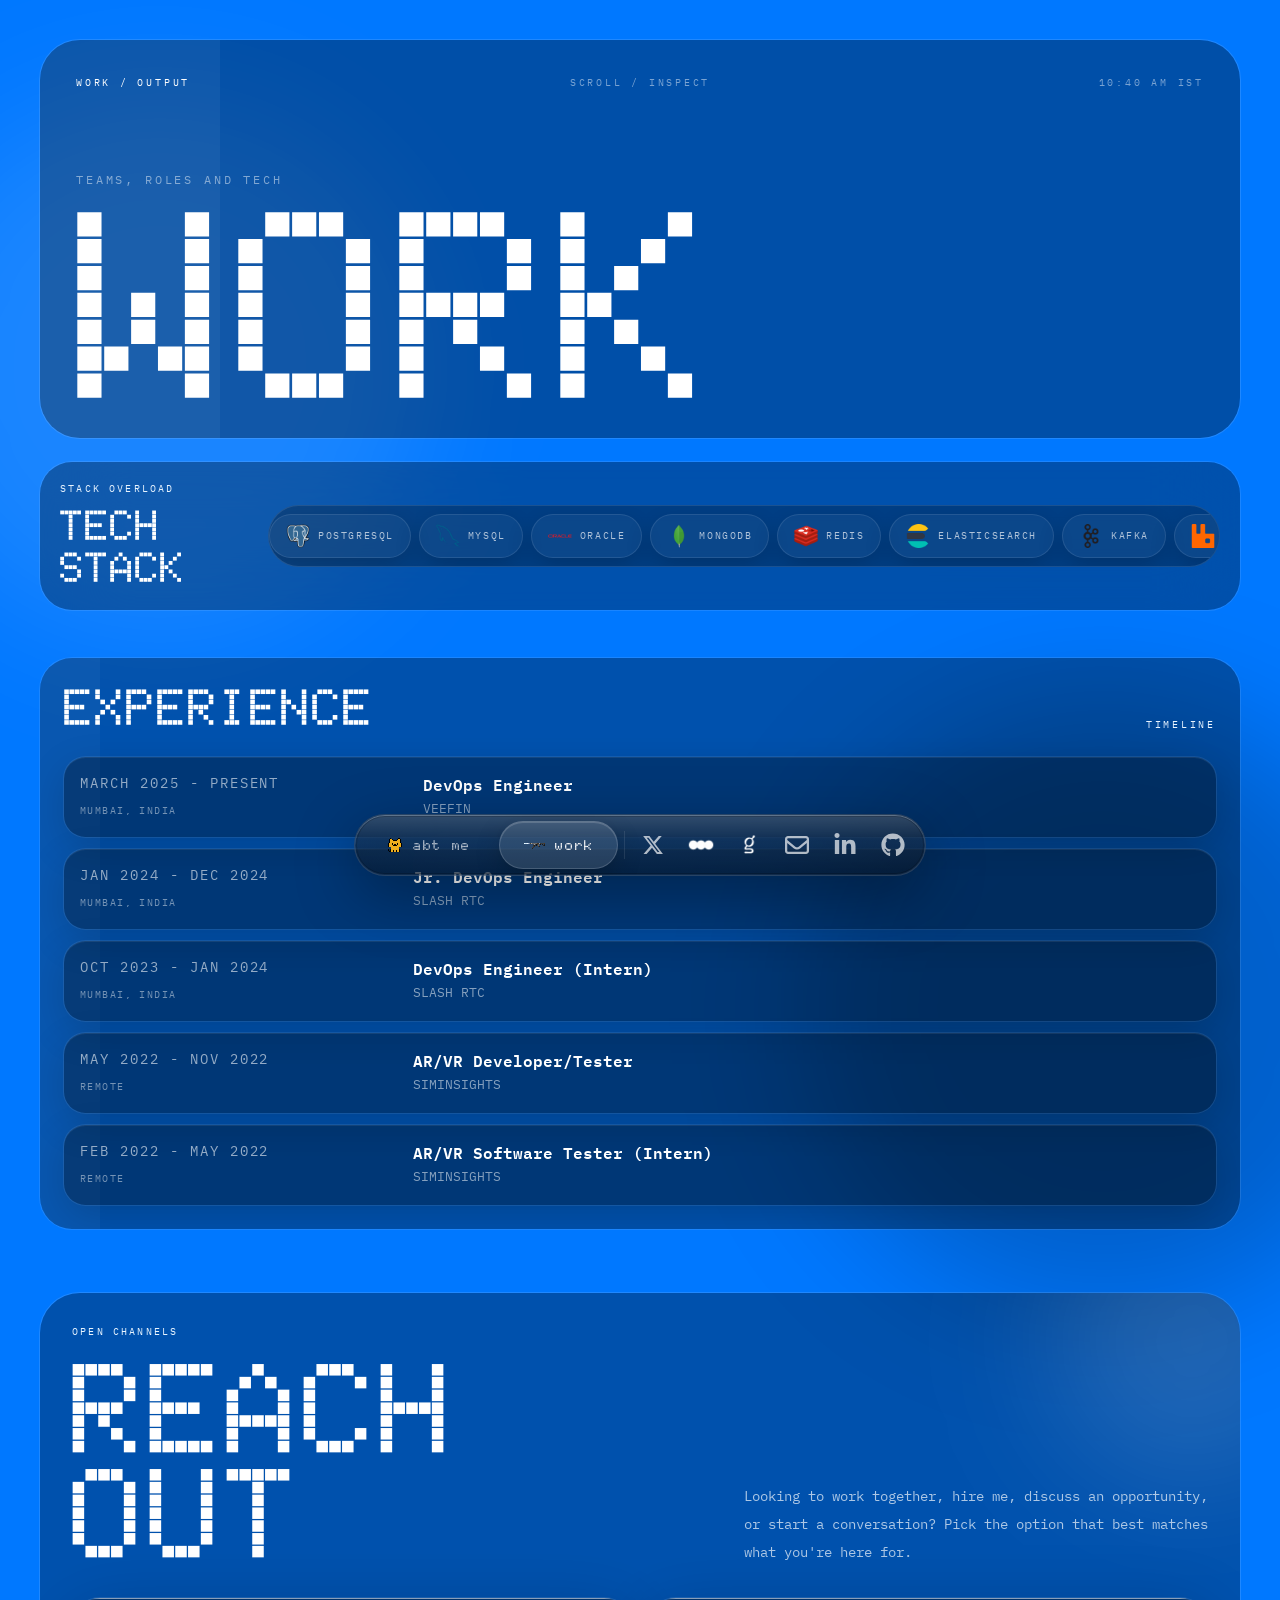
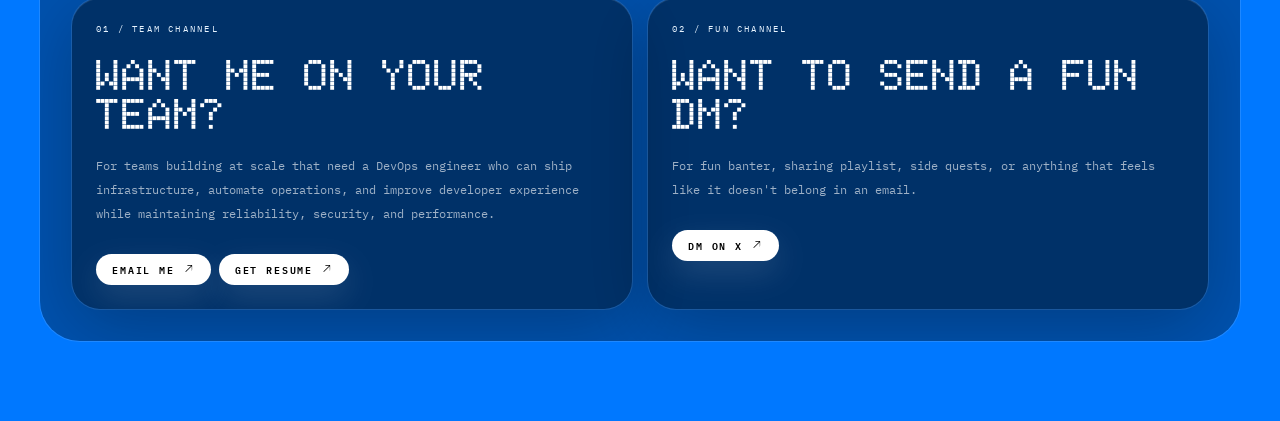
<file: work.html>
<!DOCTYPE html><html lang="en">
<head><meta charSet="utf-8"/><meta name="viewport" content="width=device-width, initial-scale=1"/><title>Saurabh Jadhav</title><link rel="preconnect" href="https://fonts.googleapis.com/"/><link rel="preconnect" href="https://fonts.gstatic.com/" crossorigin="anonymous"/><link rel="stylesheet" href="https://fonts.googleapis.com/css2?family=Doto:wght@400..900&amp;family=IBM+Plex+Mono:wght@400;500;600&amp;family=Lora:wght@500;600;700&amp;family=Tektur:wght@500;600;700;800&amp;display=swap"/><link rel="icon" type="image/png" sizes="64x64" href="favicon.png"/><link rel="shortcut icon" href="favicon.ico"/><link rel="stylesheet" href="assets/tailwind-BLJyI5Uo.css"/></head><body><main class="bg-ink text-white"><header class="pointer-events-none fixed inset-x-0 bottom-[calc(0.75rem+env(safe-area-inset-bottom))] z-30 flex w-full justify-center px-2 transition-transform duration-300 ease-out sm:bottom-6 sm:px-3 translate-y-0" data-site-nav="true"><div class="pointer-events-auto relative max-w-[calc(100vw-1rem)] overflow-hidden rounded-full border border-white/14 bg-[rgba(10,12,17,0.42)] p-1 shadow-nav-glass backdrop-blur-2xl sm:max-w-full sm:p-1.5"><span aria-hidden="true" class="pointer-events-none absolute inset-0 rounded-full bg-[linear-gradient(180deg,rgba(255,255,255,0.18),rgba(255,255,255,0.045)_42%,rgba(0,0,0,0.12))]"></span><span aria-hidden="true" class="pointer-events-none absolute inset-px rounded-full border border-black/18"></span><nav aria-label="Primary" class="relative flex max-w-full items-center justify-start gap-1 overflow-x-auto [-ms-overflow-style:none] [scrollbar-width:none] sm:justify-center sm:gap-1.5 sm:overflow-visible [&amp;::-webkit-scrollbar]:hidden"><div class="relative flex shrink-0 items-center justify-center gap-0.5 sm:gap-1"><a href="index.html#about" class="relative z-10 min-w-[4.65rem] shrink-0 rounded-full px-2.5 py-2.5 text-center font-doto text-[10px] font-black tracking-[0.06em] outline-none focus-visible:ring-1 focus-visible:ring-white/30 sm:min-w-[7rem] sm:px-6 sm:py-3 sm:text-[14px] sm:tracking-[0.12em] text-white/70" tabindex="0"><span class="relative z-10 flex items-center justify-center gap-1.5 sm:gap-2"><img src="./assets/cat.png" alt="Pixel Heart" class="h-5 w-5 shrink-0 sm:h-5 sm:w-5 [image-rendering:pixelated]">abt me</span></a><a href="work.html" class="relative z-10 min-w-[4.65rem] shrink-0 rounded-full px-2.5 py-2.5 text-center font-doto text-[10px] font-black tracking-[0.06em] outline-none focus-visible:ring-1 focus-visible:ring-white/30 sm:min-w-[7rem] sm:px-6 sm:py-3 sm:text-[14px] sm:tracking-[0.12em] text-white" tabindex="0"><span class="absolute inset-0 -z-10 rounded-full border border-white/16 bg-white/12 shadow-[inset_0_1px_0_rgba(255,255,255,0.16),0_8px_24px_rgba(0,0,0,0.22)]"></span><span class="relative z-10 flex items-center justify-center gap-1.5 sm:gap-2"><img src="./assets/pc.png" alt="" aria-hidden="true" class="h-6 w-6 shrink-0 sm:h-6 sm:w-6" style="image-rendering:pixelated"/>work</span></a></div><span aria-hidden="true" class="h-7 w-px shrink-0 bg-white/10"></span><div class="flex shrink-0 items-center gap-0.5 pr-0.5 sm:gap-1 sm:pr-1"><a aria-label="X" class="flex h-9 w-9 shrink-0 items-center justify-center rounded-full text-white/68 transition-colors duration-150 hover:text-white sm:h-11 sm:w-11" href="https://x.com/sauwurabh" rel="noreferrer" target="_blank"><svg stroke="currentColor" fill="currentColor" stroke-width="0" viewBox="0 0 512 512" class="h-5 w-5 sm:h-5.5 sm:w-5.5" height="1em" width="1em" xmlns="http://www.w3.org/2000/svg"><path d="M389.2 48h70.6L305.6 224.2 487 464H345L233.7 318.6 106.5 464H35.8L200.7 275.5 26.8 48H172.4L272.9 180.9 389.2 48zM364.4 421.8h39.1L151.1 88h-42L364.4 421.8z"></path></svg></a><a aria-label="Letterboxd" class="flex h-9 w-9 shrink-0 items-center justify-center rounded-full text-white/68 transition-colors duration-150 hover:text-white sm:h-11 sm:w-11" href="https://letterboxd.com/saurabhx/" rel="noreferrer" target="_blank"><img src="./assets/lb.png" alt="" class="h-6 w-6 object-contain sm:h-7 sm:w-7"/></a><a aria-label="Goodreads" class="flex h-9 w-9 shrink-0 items-center justify-center rounded-full text-white/68 transition-colors duration-150 hover:text-white sm:h-11 sm:w-11" href="https://www.goodreads.com/saurabhx" rel="noreferrer" target="_blank"><img src="./assets/gr.png" alt="" class="h-6 w-6 object-contain sm:h-7 sm:w-7"/></a><a aria-label="Mail" class="flex h-9 w-9 shrink-0 items-center justify-center rounded-full text-white/68 transition-colors duration-150 hover:text-white sm:h-11 sm:w-11" href="https://mail.google.com/mail/?view=cm&amp;fs=1&amp;to=saurabh9work%40gmail.com" rel="noreferrer" target="_blank"><svg stroke="currentColor" fill="currentColor" stroke-width="0" viewBox="0 0 512 512" class="h-5 w-5 sm:h-6 sm:w-6" height="1em" width="1em" xmlns="http://www.w3.org/2000/svg"><path d="M64 112c-8.8 0-16 7.2-16 16l0 22.1L220.5 291.7c20.7 17 50.4 17 71.1 0L464 150.1l0-22.1c0-8.8-7.2-16-16-16L64 112zM48 212.2L48 384c0 8.8 7.2 16 16 16l384 0c8.8 0 16-7.2 16-16l0-171.8L322 328.8c-38.4 31.5-93.7 31.5-132 0L48 212.2zM0 128C0 92.7 28.7 64 64 64l384 0c35.3 0 64 28.7 64 64l0 256c0 35.3-28.7 64-64 64L64 448c-35.3 0-64-28.7-64-64L0 128z"></path></svg></a><a aria-label="LinkedIn" class="flex h-9 w-9 shrink-0 items-center justify-center rounded-full text-white/68 transition-colors duration-150 hover:text-white sm:h-11 sm:w-11" href="https://www.linkedin.com/in/saurabh--jadhav/" rel="noreferrer" target="_blank"><svg stroke="currentColor" fill="currentColor" stroke-width="0" viewBox="0 0 448 512" class="h-5 w-5 sm:h-6 sm:w-6" height="1em" width="1em" xmlns="http://www.w3.org/2000/svg"><path d="M100.28 448H7.4V148.9h92.88zM53.79 108.1C24.09 108.1 0 83.5 0 53.8a53.79 53.79 0 0 1 107.58 0c0 29.7-24.1 54.3-53.79 54.3zM447.9 448h-92.68V302.4c0-34.7-.7-79.2-48.29-79.2-48.29 0-55.69 37.7-55.69 76.7V448h-92.78V148.9h89.08v40.8h1.3c12.4-23.5 42.69-48.3 87.88-48.3 94 0 111.28 61.9 111.28 142.3V448z"></path></svg></a><a aria-label="GitHub" class="flex h-9 w-9 shrink-0 items-center justify-center rounded-full text-white/68 transition-colors duration-150 hover:text-white sm:h-11 sm:w-11" href="https://github.com/saurabh-jadhav-09" rel="noreferrer" target="_blank"><svg stroke="currentColor" fill="currentColor" stroke-width="0" viewBox="0 0 496 512" class="h-5 w-5 sm:h-6 sm:w-6" height="1em" width="1em" xmlns="http://www.w3.org/2000/svg"><path d="M165.9 397.4c0 2-2.3 3.6-5.2 3.6-3.3.3-5.6-1.3-5.6-3.6 0-2 2.3-3.6 5.2-3.6 3-.3 5.6 1.3 5.6 3.6zm-31.1-4.5c-.7 2 1.3 4.3 4.3 4.9 2.6 1 5.6 0 6.2-2s-1.3-4.3-4.3-5.2c-2.6-.7-5.5.3-6.2 2.3zm44.2-1.7c-2.9.7-4.9 2.6-4.6 4.9.3 2 2.9 3.3 5.9 2.6 2.9-.7 4.9-2.6 4.6-4.6-.3-1.9-3-3.2-5.9-2.9zM244.8 8C106.1 8 0 113.3 0 252c0 110.9 69.8 205.8 169.5 239.2 12.8 2.3 17.3-5.6 17.3-12.1 0-6.2-.3-40.4-.3-61.4 0 0-70 15-84.7-29.8 0 0-11.4-29.1-27.8-36.6 0 0-22.9-15.7 1.6-15.4 0 0 24.9 2 38.6 25.8 21.9 38.6 58.6 27.5 72.9 20.9 2.3-16 8.8-27.1 16-33.7-55.9-6.2-112.3-14.3-112.3-110.5 0-27.5 7.6-41.3 23.6-58.9-2.6-6.5-11.1-33.3 2.6-67.9 20.9-6.5 69 27 69 27 20-5.6 41.5-8.5 62.8-8.5s42.8 2.9 62.8 8.5c0 0 48.1-33.6 69-27 13.7 34.7 5.2 61.4 2.6 67.9 16 17.7 25.8 31.5 25.8 58.9 0 96.5-58.9 104.2-114.8 110.5 9.2 7.9 17 22.9 17 46.4 0 33.7-.3 75.4-.3 83.6 0 6.5 4.6 14.4 17.3 12.1C428.2 457.8 496 362.9 496 252 496 113.3 383.5 8 244.8 8zM97.2 352.9c-1.3 1-1 3.3.7 5.2 1.6 1.6 3.9 2.3 5.2 1 1.3-1 1-3.3-.7-5.2-1.6-1.6-3.9-2.3-5.2-1zm-10.8-8.1c-.7 1.3.3 2.9 2.3 3.9 1.6 1 3.6.7 4.3-.7.7-1.3-.3-2.9-2.3-3.9-2-.6-3.6-.3-4.3.7zm32.4 35.6c-1.6 1.3-1 4.3 1.3 6.2 2.3 2.3 5.2 2.6 6.5 1 1.3-1.3.7-4.3-1.3-6.2-2.2-2.3-5.2-2.6-6.5-1zm-11.4-14.7c-1.6 1-1.6 3.6 0 5.9 1.6 2.3 4.3 3.3 5.6 2.3 1.6-1.3 1.6-3.9 0-6.2-1.4-2.3-4-3.3-5.6-2z"></path></svg></a></div></nav></div></header><section id="projects" class="relative isolate min-h-screen overflow-hidden bg-[#0078FF] text-fog work-electric-blue [--ledger-accent:#0078FF]"><div aria-hidden="true" class="pointer-events-none absolute -left-28 top-24 -z-10 h-[34rem] w-[34rem] rounded-full bg-white/10 blur-3xl"></div><div aria-hidden="true" class="pointer-events-none absolute -right-32 top-[44rem] -z-10 h-[38rem] w-[38rem] rounded-full bg-theme-black/20 blur-3xl"></div><div class="mx-auto min-h-screen w-full max-w-[1460px] px-4 py-6 pb-[calc(var(--site-nav-height)+2rem+env(safe-area-inset-bottom))] sm:px-8 sm:py-8 lg:px-10 lg:py-10 relative z-10"><div class="motion-safe:animate-work-reveal"><header class="relative isolate overflow-hidden rounded-[2rem] bg-theme-black/34 p-5 shadow-[0_28px_100px_rgba(0,0,0,0.30),0_0_70px_rgba(0,120,255,0.20),inset_0_1px_0_rgba(255,255,255,0.14)] ring-1 ring-white/12 backdrop-blur-2xl motion-safe:animate-glass-breathe motion-safe:[animation-delay:-1.1s] motion-safe:[animation-duration:12.5s] sm:p-7 lg:rounded-[2.5rem] lg:p-9"><div aria-hidden="true" class="pointer-events-none absolute inset-y-0 -z-10 w-1/2 motion-safe:animate-glass-sheen left-[-35%] bg-white/[0.045] motion-safe:[animation-delay:-2.4s] motion-safe:[animation-duration:10.2s]"></div><div class="grid gap-2 font-mono text-[0.56rem] uppercase tracking-[0.18em] text-white/48 sm:grid-cols-3 sm:items-start sm:gap-3 sm:text-[0.62rem] sm:tracking-[0.28em]"><p class="text-white">work / output</p><p class="hidden text-center sm:block">scroll / inspect</p><p class="sm:text-right"><span id="work-ist-clock" data-work-ist-clock></span> IST</p></div><div class="pt-12 sm:pt-16 lg:pt-20"><p class="motion-safe:animate-work-reveal font-mono text-[0.64rem] uppercase tracking-[0.16em] text-white/48 sm:text-[0.74rem] sm:tracking-[0.24em]">teams, roles and tech</p><h1 class="mt-5 motion-safe:animate-work-reveal font-doto text-[clamp(4.2rem,21vw,19rem)] font-black uppercase leading-[0.72] tracking-section text-white [animation-delay:90ms] sm:text-[clamp(5.8rem,21vw,19rem)]">work</h1></div></header></div><div class="py-4 lg:py-6"><section class="relative isolate overflow-hidden rounded-[2rem] bg-theme-black/32 p-5 shadow-[0_24px_90px_rgba(0,0,0,0.26),0_0_52px_rgba(0,120,255,0.14),inset_0_1px_0_rgba(255,255,255,0.12)] ring-1 ring-white/10 backdrop-blur-2xl motion-safe:animate-glass-breathe sm:p-6 group/stack !p-4 sm:!p-5"><div aria-hidden="true" class="absolute inset-0 -z-10 opacity-45 [background:radial-gradient(circle_at_16%_14%,rgba(255,255,255,.08),transparent_28%),radial-gradient(circle_at_86%_60%,rgba(0,120,255,.13),transparent_36%)]"></div><div class="grid gap-4 lg:grid-cols-[12rem_minmax(0,1fr)] lg:items-center"><div><p class="font-mono text-[0.56rem] uppercase tracking-[0.22em] text-accent sm:text-[0.62rem]">stack overload</p><h2 class="mt-2 font-doto text-[2rem] font-black uppercase leading-none tracking-section text-white sm:text-[2.65rem]">tech stack</h2></div><div class="min-w-0 space-y-2"><div class="relative overflow-hidden rounded-full border border-white/10 bg-theme-black/24"><div class="flex w-max transform-gpu gap-2 py-2 will-change-transform motion-safe:animate-stack-marquee motion-reduce:animate-none"><span class="flex h-10 items-center gap-2 rounded-full border px-3 font-mono text-[0.58rem] uppercase tracking-[0.16em] shadow-[0_10px_26px_rgba(0,0,0,0.18)] sm:h-11 sm:px-4 sm:text-[0.62rem] border-white/10 bg-white/[0.045] text-white/68"><img src="./assets/tech_icons/PostgresSQL.png" alt="" class="h-5 w-5 shrink-0 object-contain sm:h-6 sm:w-6">PostgreSQL</span><span class="flex h-10 items-center gap-2 rounded-full border px-3 font-mono text-[0.58rem] uppercase tracking-[0.16em] shadow-[0_10px_26px_rgba(0,0,0,0.18)] sm:h-11 sm:px-4 sm:text-[0.62rem] border-white/10 bg-white/[0.045] text-white/68"><img src="./assets/tech_icons/MySQL.png" alt="" class="h-5 w-5 shrink-0 object-contain sm:h-6 sm:w-6">MySQL</span><span class="flex h-10 items-center gap-2 rounded-full border px-3 font-mono text-[0.58rem] uppercase tracking-[0.16em] shadow-[0_10px_26px_rgba(0,0,0,0.18)] sm:h-11 sm:px-4 sm:text-[0.62rem] border-white/10 bg-white/[0.045] text-white/68"><img src="./assets/tech_icons/Oracle.png" alt="" class="h-5 w-5 shrink-0 object-contain sm:h-6 sm:w-6">Oracle</span><span class="flex h-10 items-center gap-2 rounded-full border px-3 font-mono text-[0.58rem] uppercase tracking-[0.16em] shadow-[0_10px_26px_rgba(0,0,0,0.18)] sm:h-11 sm:px-4 sm:text-[0.62rem] border-white/10 bg-white/[0.045] text-white/68"><img src="./assets/tech_icons/MongoDB.png" alt="" class="h-5 w-5 shrink-0 object-contain sm:h-6 sm:w-6">MongoDB</span><span class="flex h-10 items-center gap-2 rounded-full border px-3 font-mono text-[0.58rem] uppercase tracking-[0.16em] shadow-[0_10px_26px_rgba(0,0,0,0.18)] sm:h-11 sm:px-4 sm:text-[0.62rem] border-white/10 bg-white/[0.045] text-white/68"><img src="./assets/tech_icons/Redis.png" alt="" class="h-5 w-5 shrink-0 object-contain sm:h-6 sm:w-6">Redis</span><span class="flex h-10 items-center gap-2 rounded-full border px-3 font-mono text-[0.58rem] uppercase tracking-[0.16em] shadow-[0_10px_26px_rgba(0,0,0,0.18)] sm:h-11 sm:px-4 sm:text-[0.62rem] border-white/10 bg-white/[0.045] text-white/68"><img src="./assets/tech_icons/Elastic-Search.png" alt="" class="h-5 w-5 shrink-0 object-contain sm:h-6 sm:w-6">Elasticsearch</span><span class="flex h-10 items-center gap-2 rounded-full border px-3 font-mono text-[0.58rem] uppercase tracking-[0.16em] shadow-[0_10px_26px_rgba(0,0,0,0.18)] sm:h-11 sm:px-4 sm:text-[0.62rem] border-white/10 bg-white/[0.045] text-white/68"><img src="./assets/tech_icons/Apache-Kafka.png" alt="" class="h-5 w-5 shrink-0 object-contain sm:h-6 sm:w-6">Kafka</span><span class="flex h-10 items-center gap-2 rounded-full border px-3 font-mono text-[0.58rem] uppercase tracking-[0.16em] shadow-[0_10px_26px_rgba(0,0,0,0.18)] sm:h-11 sm:px-4 sm:text-[0.62rem] border-white/10 bg-white/[0.045] text-white/68"><img src="./assets/tech_icons/RabbitMQ.png" alt="" class="h-5 w-5 shrink-0 object-contain sm:h-6 sm:w-6">RabbitMQ</span><span class="flex h-10 items-center gap-2 rounded-full border px-3 font-mono text-[0.58rem] uppercase tracking-[0.16em] shadow-[0_10px_26px_rgba(0,0,0,0.18)] sm:h-11 sm:px-4 sm:text-[0.62rem] border-white/10 bg-white/[0.045] text-white/68"><img src="./assets/tech_icons/Linux.png" alt="" class="h-5 w-5 shrink-0 object-contain sm:h-6 sm:w-6">Linux</span><span class="flex h-10 items-center gap-2 rounded-full border px-3 font-mono text-[0.58rem] uppercase tracking-[0.16em] shadow-[0_10px_26px_rgba(0,0,0,0.18)] sm:h-11 sm:px-4 sm:text-[0.62rem] border-white/10 bg-white/[0.045] text-white/68"><img src="./assets/tech_icons/Red-Hat.png" alt="" class="h-5 w-5 shrink-0 object-contain sm:h-6 sm:w-6">Red Hat</span><span class="flex h-10 items-center gap-2 rounded-full border px-3 font-mono text-[0.58rem] uppercase tracking-[0.16em] shadow-[0_10px_26px_rgba(0,0,0,0.18)] sm:h-11 sm:px-4 sm:text-[0.62rem] border-white/10 bg-white/[0.045] text-white/68"><img src="./assets/tech_icons/Debian.png" alt="" class="h-5 w-5 shrink-0 object-contain sm:h-6 sm:w-6">Debian</span><span class="flex h-10 items-center gap-2 rounded-full border px-3 font-mono text-[0.58rem] uppercase tracking-[0.16em] shadow-[0_10px_26px_rgba(0,0,0,0.18)] sm:h-11 sm:px-4 sm:text-[0.62rem] border-accent/26 bg-accent/[0.105] text-white"><img src="./assets/tech_icons/AWS.png" alt="" class="h-5 w-5 shrink-0 object-contain sm:h-6 sm:w-6">AWS</span><span class="flex h-10 items-center gap-2 rounded-full border px-3 font-mono text-[0.58rem] uppercase tracking-[0.16em] shadow-[0_10px_26px_rgba(0,0,0,0.18)] sm:h-11 sm:px-4 sm:text-[0.62rem] border-accent/26 bg-accent/[0.105] text-white"><img src="./assets/tech_icons/Azure.png" alt="" class="h-5 w-5 shrink-0 object-contain sm:h-6 sm:w-6">Azure</span><span class="flex h-10 items-center gap-2 rounded-full border px-3 font-mono text-[0.58rem] uppercase tracking-[0.16em] shadow-[0_10px_26px_rgba(0,0,0,0.18)] sm:h-11 sm:px-4 sm:text-[0.62rem] border-accent/26 bg-accent/[0.105] text-white"><img src="./assets/tech_icons/Google-Cloud.png" alt="" class="h-5 w-5 shrink-0 object-contain sm:h-6 sm:w-6">GCP</span><span class="flex h-10 items-center gap-2 rounded-full border px-3 font-mono text-[0.58rem] uppercase tracking-[0.16em] shadow-[0_10px_26px_rgba(0,0,0,0.18)] sm:h-11 sm:px-4 sm:text-[0.62rem] border-accent/26 bg-accent/[0.105] text-white"><img src="./assets/tech_icons/Docker.png" alt="" class="h-5 w-5 shrink-0 object-contain sm:h-6 sm:w-6">Docker</span><span class="flex h-10 items-center gap-2 rounded-full border px-3 font-mono text-[0.58rem] uppercase tracking-[0.16em] shadow-[0_10px_26px_rgba(0,0,0,0.18)] sm:h-11 sm:px-4 sm:text-[0.62rem] border-accent/26 bg-accent/[0.105] text-white"><img src="./assets/tech_icons/Kubernetes.png" alt="" class="h-5 w-5 shrink-0 object-contain sm:h-6 sm:w-6">Kubernetes</span><span class="flex h-10 items-center gap-2 rounded-full border px-3 font-mono text-[0.58rem] uppercase tracking-[0.16em] shadow-[0_10px_26px_rgba(0,0,0,0.18)] sm:h-11 sm:px-4 sm:text-[0.62rem] border-accent/26 bg-accent/[0.105] text-white"><img src="./assets/tech_icons/GitHub.png" alt="" class="h-5 w-5 shrink-0 object-contain sm:h-6 sm:w-6">GitHub</span><span class="flex h-10 items-center gap-2 rounded-full border px-3 font-mono text-[0.58rem] uppercase tracking-[0.16em] shadow-[0_10px_26px_rgba(0,0,0,0.18)] sm:h-11 sm:px-4 sm:text-[0.62rem] border-white/10 bg-white/[0.045] text-white/68"><img src="./assets/tech_icons/BitBucket.png" alt="" class="h-5 w-5 shrink-0 object-contain sm:h-6 sm:w-6">Bitbucket</span><span class="flex h-10 items-center gap-2 rounded-full border px-3 font-mono text-[0.58rem] uppercase tracking-[0.16em] shadow-[0_10px_26px_rgba(0,0,0,0.18)] sm:h-11 sm:px-4 sm:text-[0.62rem] border-white/10 bg-white/[0.045] text-white/68"><img src="./assets/tech_icons/Jira.png" alt="" class="h-5 w-5 shrink-0 object-contain sm:h-6 sm:w-6">Jira</span><span class="flex h-10 items-center gap-2 rounded-full border px-3 font-mono text-[0.58rem] uppercase tracking-[0.16em] shadow-[0_10px_26px_rgba(0,0,0,0.18)] sm:h-11 sm:px-4 sm:text-[0.62rem] border-accent/26 bg-accent/[0.105] text-white"><img src="./assets/tech_icons/GitHub-Actions.png" alt="" class="h-5 w-5 shrink-0 object-contain sm:h-6 sm:w-6">GitHub Actions</span><span class="flex h-10 items-center gap-2 rounded-full border px-3 font-mono text-[0.58rem] uppercase tracking-[0.16em] shadow-[0_10px_26px_rgba(0,0,0,0.18)] sm:h-11 sm:px-4 sm:text-[0.62rem] border-white/10 bg-white/[0.045] text-white/68"><img src="./assets/tech_icons/Jenkins.png" alt="" class="h-5 w-5 shrink-0 object-contain sm:h-6 sm:w-6">Jenkins</span><span class="flex h-10 items-center gap-2 rounded-full border px-3 font-mono text-[0.58rem] uppercase tracking-[0.16em] shadow-[0_10px_26px_rgba(0,0,0,0.18)] sm:h-11 sm:px-4 sm:text-[0.62rem] border-white/10 bg-white/[0.045] text-white/68"><img src="./assets/tech_icons/Ansible.png" alt="" class="h-5 w-5 shrink-0 object-contain sm:h-6 sm:w-6">Ansible</span><span class="flex h-10 items-center gap-2 rounded-full border px-3 font-mono text-[0.58rem] uppercase tracking-[0.16em] shadow-[0_10px_26px_rgba(0,0,0,0.18)] sm:h-11 sm:px-4 sm:text-[0.62rem] border-white/10 bg-white/[0.045] text-white/68"><img src="./assets/tech_icons/Prometheus.png" alt="" class="h-5 w-5 shrink-0 object-contain sm:h-6 sm:w-6">Prometheus</span><span class="flex h-10 items-center gap-2 rounded-full border px-3 font-mono text-[0.58rem] uppercase tracking-[0.16em] shadow-[0_10px_26px_rgba(0,0,0,0.18)] sm:h-11 sm:px-4 sm:text-[0.62rem] border-white/10 bg-white/[0.045] text-white/68"><span class="grid h-6 min-w-6 place-items-center rounded-md bg-white/12 px-1.5 font-doto text-[0.68rem] font-black uppercase text-white">Al</span>Alertmanager</span><span class="flex h-10 items-center gap-2 rounded-full border px-3 font-mono text-[0.58rem] uppercase tracking-[0.16em] shadow-[0_10px_26px_rgba(0,0,0,0.18)] sm:h-11 sm:px-4 sm:text-[0.62rem] border-white/10 bg-white/[0.045] text-white/68"><img src="./assets/tech_icons/Grafana.png" alt="" class="h-5 w-5 shrink-0 object-contain sm:h-6 sm:w-6">Grafana</span><span class="flex h-10 items-center gap-2 rounded-full border px-3 font-mono text-[0.58rem] uppercase tracking-[0.16em] shadow-[0_10px_26px_rgba(0,0,0,0.18)] sm:h-11 sm:px-4 sm:text-[0.62rem] border-white/10 bg-white/[0.045] text-white/68"><img src="./assets/tech_icons/OpenTelemetry.png" alt="" class="h-5 w-5 shrink-0 object-contain sm:h-6 sm:w-6">OpenTelemetry</span><span class="flex h-10 items-center gap-2 rounded-full border px-3 font-mono text-[0.58rem] uppercase tracking-[0.16em] shadow-[0_10px_26px_rgba(0,0,0,0.18)] sm:h-11 sm:px-4 sm:text-[0.62rem] border-white/10 bg-white/[0.045] text-white/68"><img src="./assets/tech_icons/Kibana.png" alt="" class="h-5 w-5 shrink-0 object-contain sm:h-6 sm:w-6">Kibana</span><span class="flex h-10 items-center gap-2 rounded-full border px-3 font-mono text-[0.58rem] uppercase tracking-[0.16em] shadow-[0_10px_26px_rgba(0,0,0,0.18)] sm:h-11 sm:px-4 sm:text-[0.62rem] border-white/10 bg-white/[0.045] text-white/68"><img src="./assets/tech_icons/Bash.png" alt="" class="h-5 w-5 shrink-0 object-contain sm:h-6 sm:w-6">Bash</span><span class="flex h-10 items-center gap-2 rounded-full border px-3 font-mono text-[0.58rem] uppercase tracking-[0.16em] shadow-[0_10px_26px_rgba(0,0,0,0.18)] sm:h-11 sm:px-4 sm:text-[0.62rem] border-accent/26 bg-accent/[0.105] text-white"><img src="./assets/tech_icons/Python.png" alt="" class="h-5 w-5 shrink-0 object-contain sm:h-6 sm:w-6">Python</span><span class="flex h-10 items-center gap-2 rounded-full border px-3 font-mono text-[0.58rem] uppercase tracking-[0.16em] shadow-[0_10px_26px_rgba(0,0,0,0.18)] sm:h-11 sm:px-4 sm:text-[0.62rem] border-white/10 bg-white/[0.045] text-white/68"><img src="./assets/tech_icons/SonarQube.png" alt="" class="h-5 w-5 shrink-0 object-contain sm:h-6 sm:w-6">SonarQube</span><span class="flex h-10 items-center gap-2 rounded-full border px-3 font-mono text-[0.58rem] uppercase tracking-[0.16em] shadow-[0_10px_26px_rgba(0,0,0,0.18)] sm:h-11 sm:px-4 sm:text-[0.62rem] border-white/10 bg-white/[0.045] text-white/68"><img src="./assets/tech_icons/PostgresSQL.png" alt="" class="h-5 w-5 shrink-0 object-contain sm:h-6 sm:w-6">PostgreSQL</span><span class="flex h-10 items-center gap-2 rounded-full border px-3 font-mono text-[0.58rem] uppercase tracking-[0.16em] shadow-[0_10px_26px_rgba(0,0,0,0.18)] sm:h-11 sm:px-4 sm:text-[0.62rem] border-white/10 bg-white/[0.045] text-white/68"><img src="./assets/tech_icons/MySQL.png" alt="" class="h-5 w-5 shrink-0 object-contain sm:h-6 sm:w-6">MySQL</span><span class="flex h-10 items-center gap-2 rounded-full border px-3 font-mono text-[0.58rem] uppercase tracking-[0.16em] shadow-[0_10px_26px_rgba(0,0,0,0.18)] sm:h-11 sm:px-4 sm:text-[0.62rem] border-white/10 bg-white/[0.045] text-white/68"><img src="./assets/tech_icons/Oracle.png" alt="" class="h-5 w-5 shrink-0 object-contain sm:h-6 sm:w-6">Oracle</span><span class="flex h-10 items-center gap-2 rounded-full border px-3 font-mono text-[0.58rem] uppercase tracking-[0.16em] shadow-[0_10px_26px_rgba(0,0,0,0.18)] sm:h-11 sm:px-4 sm:text-[0.62rem] border-white/10 bg-white/[0.045] text-white/68"><img src="./assets/tech_icons/MongoDB.png" alt="" class="h-5 w-5 shrink-0 object-contain sm:h-6 sm:w-6">MongoDB</span><span class="flex h-10 items-center gap-2 rounded-full border px-3 font-mono text-[0.58rem] uppercase tracking-[0.16em] shadow-[0_10px_26px_rgba(0,0,0,0.18)] sm:h-11 sm:px-4 sm:text-[0.62rem] border-white/10 bg-white/[0.045] text-white/68"><img src="./assets/tech_icons/Redis.png" alt="" class="h-5 w-5 shrink-0 object-contain sm:h-6 sm:w-6">Redis</span><span class="flex h-10 items-center gap-2 rounded-full border px-3 font-mono text-[0.58rem] uppercase tracking-[0.16em] shadow-[0_10px_26px_rgba(0,0,0,0.18)] sm:h-11 sm:px-4 sm:text-[0.62rem] border-white/10 bg-white/[0.045] text-white/68"><img src="./assets/tech_icons/Elastic-Search.png" alt="" class="h-5 w-5 shrink-0 object-contain sm:h-6 sm:w-6">Elasticsearch</span><span class="flex h-10 items-center gap-2 rounded-full border px-3 font-mono text-[0.58rem] uppercase tracking-[0.16em] shadow-[0_10px_26px_rgba(0,0,0,0.18)] sm:h-11 sm:px-4 sm:text-[0.62rem] border-white/10 bg-white/[0.045] text-white/68"><img src="./assets/tech_icons/Apache-Kafka.png" alt="" class="h-5 w-5 shrink-0 object-contain sm:h-6 sm:w-6">Kafka</span><span class="flex h-10 items-center gap-2 rounded-full border px-3 font-mono text-[0.58rem] uppercase tracking-[0.16em] shadow-[0_10px_26px_rgba(0,0,0,0.18)] sm:h-11 sm:px-4 sm:text-[0.62rem] border-white/10 bg-white/[0.045] text-white/68"><img src="./assets/tech_icons/RabbitMQ.png" alt="" class="h-5 w-5 shrink-0 object-contain sm:h-6 sm:w-6">RabbitMQ</span><span class="flex h-10 items-center gap-2 rounded-full border px-3 font-mono text-[0.58rem] uppercase tracking-[0.16em] shadow-[0_10px_26px_rgba(0,0,0,0.18)] sm:h-11 sm:px-4 sm:text-[0.62rem] border-white/10 bg-white/[0.045] text-white/68"><img src="./assets/tech_icons/Linux.png" alt="" class="h-5 w-5 shrink-0 object-contain sm:h-6 sm:w-6">Linux</span><span class="flex h-10 items-center gap-2 rounded-full border px-3 font-mono text-[0.58rem] uppercase tracking-[0.16em] shadow-[0_10px_26px_rgba(0,0,0,0.18)] sm:h-11 sm:px-4 sm:text-[0.62rem] border-white/10 bg-white/[0.045] text-white/68"><img src="./assets/tech_icons/Red-Hat.png" alt="" class="h-5 w-5 shrink-0 object-contain sm:h-6 sm:w-6">Red Hat</span><span class="flex h-10 items-center gap-2 rounded-full border px-3 font-mono text-[0.58rem] uppercase tracking-[0.16em] shadow-[0_10px_26px_rgba(0,0,0,0.18)] sm:h-11 sm:px-4 sm:text-[0.62rem] border-white/10 bg-white/[0.045] text-white/68"><img src="./assets/tech_icons/Debian.png" alt="" class="h-5 w-5 shrink-0 object-contain sm:h-6 sm:w-6">Debian</span><span class="flex h-10 items-center gap-2 rounded-full border px-3 font-mono text-[0.58rem] uppercase tracking-[0.16em] shadow-[0_10px_26px_rgba(0,0,0,0.18)] sm:h-11 sm:px-4 sm:text-[0.62rem] border-accent/26 bg-accent/[0.105] text-white"><img src="./assets/tech_icons/AWS.png" alt="" class="h-5 w-5 shrink-0 object-contain sm:h-6 sm:w-6">AWS</span><span class="flex h-10 items-center gap-2 rounded-full border px-3 font-mono text-[0.58rem] uppercase tracking-[0.16em] shadow-[0_10px_26px_rgba(0,0,0,0.18)] sm:h-11 sm:px-4 sm:text-[0.62rem] border-accent/26 bg-accent/[0.105] text-white"><img src="./assets/tech_icons/Azure.png" alt="" class="h-5 w-5 shrink-0 object-contain sm:h-6 sm:w-6">Azure</span><span class="flex h-10 items-center gap-2 rounded-full border px-3 font-mono text-[0.58rem] uppercase tracking-[0.16em] shadow-[0_10px_26px_rgba(0,0,0,0.18)] sm:h-11 sm:px-4 sm:text-[0.62rem] border-accent/26 bg-accent/[0.105] text-white"><img src="./assets/tech_icons/Google-Cloud.png" alt="" class="h-5 w-5 shrink-0 object-contain sm:h-6 sm:w-6">GCP</span><span class="flex h-10 items-center gap-2 rounded-full border px-3 font-mono text-[0.58rem] uppercase tracking-[0.16em] shadow-[0_10px_26px_rgba(0,0,0,0.18)] sm:h-11 sm:px-4 sm:text-[0.62rem] border-accent/26 bg-accent/[0.105] text-white"><img src="./assets/tech_icons/Docker.png" alt="" class="h-5 w-5 shrink-0 object-contain sm:h-6 sm:w-6">Docker</span><span class="flex h-10 items-center gap-2 rounded-full border px-3 font-mono text-[0.58rem] uppercase tracking-[0.16em] shadow-[0_10px_26px_rgba(0,0,0,0.18)] sm:h-11 sm:px-4 sm:text-[0.62rem] border-accent/26 bg-accent/[0.105] text-white"><img src="./assets/tech_icons/Kubernetes.png" alt="" class="h-5 w-5 shrink-0 object-contain sm:h-6 sm:w-6">Kubernetes</span><span class="flex h-10 items-center gap-2 rounded-full border px-3 font-mono text-[0.58rem] uppercase tracking-[0.16em] shadow-[0_10px_26px_rgba(0,0,0,0.18)] sm:h-11 sm:px-4 sm:text-[0.62rem] border-accent/26 bg-accent/[0.105] text-white"><img src="./assets/tech_icons/GitHub.png" alt="" class="h-5 w-5 shrink-0 object-contain sm:h-6 sm:w-6">GitHub</span><span class="flex h-10 items-center gap-2 rounded-full border px-3 font-mono text-[0.58rem] uppercase tracking-[0.16em] shadow-[0_10px_26px_rgba(0,0,0,0.18)] sm:h-11 sm:px-4 sm:text-[0.62rem] border-white/10 bg-white/[0.045] text-white/68"><img src="./assets/tech_icons/BitBucket.png" alt="" class="h-5 w-5 shrink-0 object-contain sm:h-6 sm:w-6">Bitbucket</span><span class="flex h-10 items-center gap-2 rounded-full border px-3 font-mono text-[0.58rem] uppercase tracking-[0.16em] shadow-[0_10px_26px_rgba(0,0,0,0.18)] sm:h-11 sm:px-4 sm:text-[0.62rem] border-white/10 bg-white/[0.045] text-white/68"><img src="./assets/tech_icons/Jira.png" alt="" class="h-5 w-5 shrink-0 object-contain sm:h-6 sm:w-6">Jira</span><span class="flex h-10 items-center gap-2 rounded-full border px-3 font-mono text-[0.58rem] uppercase tracking-[0.16em] shadow-[0_10px_26px_rgba(0,0,0,0.18)] sm:h-11 sm:px-4 sm:text-[0.62rem] border-accent/26 bg-accent/[0.105] text-white"><img src="./assets/tech_icons/GitHub-Actions.png" alt="" class="h-5 w-5 shrink-0 object-contain sm:h-6 sm:w-6">GitHub Actions</span><span class="flex h-10 items-center gap-2 rounded-full border px-3 font-mono text-[0.58rem] uppercase tracking-[0.16em] shadow-[0_10px_26px_rgba(0,0,0,0.18)] sm:h-11 sm:px-4 sm:text-[0.62rem] border-white/10 bg-white/[0.045] text-white/68"><img src="./assets/tech_icons/Jenkins.png" alt="" class="h-5 w-5 shrink-0 object-contain sm:h-6 sm:w-6">Jenkins</span><span class="flex h-10 items-center gap-2 rounded-full border px-3 font-mono text-[0.58rem] uppercase tracking-[0.16em] shadow-[0_10px_26px_rgba(0,0,0,0.18)] sm:h-11 sm:px-4 sm:text-[0.62rem] border-white/10 bg-white/[0.045] text-white/68"><img src="./assets/tech_icons/Ansible.png" alt="" class="h-5 w-5 shrink-0 object-contain sm:h-6 sm:w-6">Ansible</span><span class="flex h-10 items-center gap-2 rounded-full border px-3 font-mono text-[0.58rem] uppercase tracking-[0.16em] shadow-[0_10px_26px_rgba(0,0,0,0.18)] sm:h-11 sm:px-4 sm:text-[0.62rem] border-white/10 bg-white/[0.045] text-white/68"><img src="./assets/tech_icons/Prometheus.png" alt="" class="h-5 w-5 shrink-0 object-contain sm:h-6 sm:w-6">Prometheus</span><span class="flex h-10 items-center gap-2 rounded-full border px-3 font-mono text-[0.58rem] uppercase tracking-[0.16em] shadow-[0_10px_26px_rgba(0,0,0,0.18)] sm:h-11 sm:px-4 sm:text-[0.62rem] border-white/10 bg-white/[0.045] text-white/68"><span class="grid h-6 min-w-6 place-items-center rounded-md bg-white/12 px-1.5 font-doto text-[0.68rem] font-black uppercase text-white">Al</span>Alertmanager</span><span class="flex h-10 items-center gap-2 rounded-full border px-3 font-mono text-[0.58rem] uppercase tracking-[0.16em] shadow-[0_10px_26px_rgba(0,0,0,0.18)] sm:h-11 sm:px-4 sm:text-[0.62rem] border-white/10 bg-white/[0.045] text-white/68"><img src="./assets/tech_icons/Grafana.png" alt="" class="h-5 w-5 shrink-0 object-contain sm:h-6 sm:w-6">Grafana</span><span class="flex h-10 items-center gap-2 rounded-full border px-3 font-mono text-[0.58rem] uppercase tracking-[0.16em] shadow-[0_10px_26px_rgba(0,0,0,0.18)] sm:h-11 sm:px-4 sm:text-[0.62rem] border-white/10 bg-white/[0.045] text-white/68"><img src="./assets/tech_icons/OpenTelemetry.png" alt="" class="h-5 w-5 shrink-0 object-contain sm:h-6 sm:w-6">OpenTelemetry</span><span class="flex h-10 items-center gap-2 rounded-full border px-3 font-mono text-[0.58rem] uppercase tracking-[0.16em] shadow-[0_10px_26px_rgba(0,0,0,0.18)] sm:h-11 sm:px-4 sm:text-[0.62rem] border-white/10 bg-white/[0.045] text-white/68"><img src="./assets/tech_icons/Kibana.png" alt="" class="h-5 w-5 shrink-0 object-contain sm:h-6 sm:w-6">Kibana</span><span class="flex h-10 items-center gap-2 rounded-full border px-3 font-mono text-[0.58rem] uppercase tracking-[0.16em] shadow-[0_10px_26px_rgba(0,0,0,0.18)] sm:h-11 sm:px-4 sm:text-[0.62rem] border-white/10 bg-white/[0.045] text-white/68"><img src="./assets/tech_icons/Bash.png" alt="" class="h-5 w-5 shrink-0 object-contain sm:h-6 sm:w-6">Bash</span><span class="flex h-10 items-center gap-2 rounded-full border px-3 font-mono text-[0.58rem] uppercase tracking-[0.16em] shadow-[0_10px_26px_rgba(0,0,0,0.18)] sm:h-11 sm:px-4 sm:text-[0.62rem] border-accent/26 bg-accent/[0.105] text-white"><img src="./assets/tech_icons/Python.png" alt="" class="h-5 w-5 shrink-0 object-contain sm:h-6 sm:w-6">Python</span><span class="flex h-10 items-center gap-2 rounded-full border px-3 font-mono text-[0.58rem] uppercase tracking-[0.16em] shadow-[0_10px_26px_rgba(0,0,0,0.18)] sm:h-11 sm:px-4 sm:text-[0.62rem] border-white/10 bg-white/[0.045] text-white/68"><img src="./assets/tech_icons/SonarQube.png" alt="" class="h-5 w-5 shrink-0 object-contain sm:h-6 sm:w-6">SonarQube</span></div></div></div></div></section></div><div class="motion-safe:animate-work-reveal py-4 [animation-delay:220ms] lg:py-6"><section class="relative isolate overflow-hidden rounded-[2rem] bg-theme-black/32 p-5 shadow-[0_24px_90px_rgba(0,0,0,0.26),0_0_52px_rgba(0,120,255,0.14),inset_0_1px_0_rgba(255,255,255,0.12)] ring-1 ring-white/10 backdrop-blur-2xl motion-safe:animate-glass-breathe sm:p-6 motion-safe:[animation-delay:-3.7s] motion-safe:[animation-duration:12.9s]"><div aria-hidden="true" class="pointer-events-none absolute inset-y-0 -z-10 w-1/2 motion-safe:animate-glass-sheen left-[-45%] bg-white/[0.035] motion-safe:[animation-delay:-7.1s] motion-safe:[animation-duration:12.4s]"></div><div class="flex items-end justify-between gap-4"><h2 class="font-doto text-[1.9rem] font-black uppercase leading-none tracking-section text-white sm:text-[3.2rem]">Experience</h2><p class="font-mono text-[0.58rem] uppercase tracking-[0.2em] text-accent sm:text-[0.62rem] sm:tracking-[0.28em]">timeline</p></div><div class="mt-6 grid gap-3"><article class="work-exp-card grid grid-cols-1 gap-3 rounded-[1.35rem] bg-theme-black/32 px-4 py-4 font-mono text-[0.82rem] leading-5 text-white/62 shadow-[0_12px_38px_rgba(0,0,0,0.16),inset_0_1px_0_rgba(255,255,255,0.08)] ring-1 ring-white/8 motion-safe:animate-work-reveal sm:grid-cols-[minmax(13rem,auto)_minmax(0,1fr)] sm:items-center sm:gap-12 lg:gap-16" style="animation-delay:120ms"><div class="sm:pr-10 lg:pr-14"><p class="text-[0.82rem] uppercase tracking-[0.14em] text-white/58 sm:whitespace-nowrap sm:text-[0.88rem]">March 2025 - Present</p><p class="mt-2 text-[0.64rem] uppercase tracking-[0.14em] text-white/46">Mumbai, India</p></div><div class="sm:pl-4 lg:pl-6"><h3 class="break-words font-mono text-[0.96rem] font-semibold text-white sm:text-[1.02rem]">DevOps Engineer</h3><p class="mt-1 text-[0.72rem] uppercase tracking-[0.12em] text-white/52">Veefin</p></div></article><article class="work-exp-card grid grid-cols-1 gap-3 rounded-[1.35rem] bg-theme-black/32 px-4 py-4 font-mono text-[0.82rem] leading-5 text-white/62 shadow-[0_12px_38px_rgba(0,0,0,0.16),inset_0_1px_0_rgba(255,255,255,0.08)] ring-1 ring-white/8 motion-safe:animate-work-reveal sm:grid-cols-[minmax(13rem,auto)_minmax(0,1fr)] sm:items-center sm:gap-12 lg:gap-16" style="animation-delay:200ms"><div class="sm:pr-10 lg:pr-14"><p class="text-[0.82rem] uppercase tracking-[0.14em] text-white/58 sm:whitespace-nowrap sm:text-[0.88rem]">Jan 2024 - Dec 2024</p><p class="mt-2 text-[0.64rem] uppercase tracking-[0.14em] text-white/46">Mumbai, India</p></div><div class="sm:pl-4 lg:pl-6"><h3 class="break-words font-mono text-[0.96rem] font-semibold text-white sm:text-[1.02rem]">Jr. DevOps Engineer</h3><p class="mt-1 text-[0.72rem] uppercase tracking-[0.12em] text-white/52">Slash RTC</p></div></article><article class="work-exp-card grid grid-cols-1 gap-3 rounded-[1.35rem] bg-theme-black/32 px-4 py-4 font-mono text-[0.82rem] leading-5 text-white/62 shadow-[0_12px_38px_rgba(0,0,0,0.16),inset_0_1px_0_rgba(255,255,255,0.08)] ring-1 ring-white/8 motion-safe:animate-work-reveal sm:grid-cols-[minmax(13rem,auto)_minmax(0,1fr)] sm:items-center sm:gap-12 lg:gap-16" style="animation-delay:280ms"><div class="sm:pr-10 lg:pr-14"><p class="text-[0.82rem] uppercase tracking-[0.14em] text-white/58 sm:whitespace-nowrap sm:text-[0.88rem]">Oct 2023 - Jan 2024</p><p class="mt-2 text-[0.64rem] uppercase tracking-[0.14em] text-white/46">Mumbai, India</p></div><div class="sm:pl-4 lg:pl-6"><h3 class="break-words font-mono text-[0.96rem] font-semibold text-white sm:text-[1.02rem]">DevOps Engineer (Intern)</h3><p class="mt-1 text-[0.72rem] uppercase tracking-[0.12em] text-white/52">Slash RTC</p></div></article><article class="work-exp-card grid grid-cols-1 gap-3 rounded-[1.35rem] bg-theme-black/32 px-4 py-4 font-mono text-[0.82rem] leading-5 text-white/62 shadow-[0_12px_38px_rgba(0,0,0,0.16),inset_0_1px_0_rgba(255,255,255,0.08)] ring-1 ring-white/8 motion-safe:animate-work-reveal sm:grid-cols-[minmax(13rem,auto)_minmax(0,1fr)] sm:items-center sm:gap-12 lg:gap-16" style="animation-delay:360ms"><div class="sm:pr-10 lg:pr-14"><p class="text-[0.82rem] uppercase tracking-[0.14em] text-white/58 sm:whitespace-nowrap sm:text-[0.88rem]">May 2022 - Nov 2022</p><p class="mt-2 text-[0.64rem] uppercase tracking-[0.14em] text-white/46">Remote</p></div><div class="sm:pl-4 lg:pl-6"><h3 class="break-words font-mono text-[0.96rem] font-semibold text-white sm:text-[1.02rem]">AR/VR Developer/Tester</h3><p class="mt-1 text-[0.72rem] uppercase tracking-[0.12em] text-white/52">SimInsights</p></div></article><article class="work-exp-card grid grid-cols-1 gap-3 rounded-[1.35rem] bg-theme-black/32 px-4 py-4 font-mono text-[0.82rem] leading-5 text-white/62 shadow-[0_12px_38px_rgba(0,0,0,0.16),inset_0_1px_0_rgba(255,255,255,0.08)] ring-1 ring-white/8 motion-safe:animate-work-reveal sm:grid-cols-[minmax(13rem,auto)_minmax(0,1fr)] sm:items-center sm:gap-12 lg:gap-16" style="animation-delay:440ms"><div class="sm:pr-10 lg:pr-14"><p class="text-[0.82rem] uppercase tracking-[0.14em] text-white/58 sm:whitespace-nowrap sm:text-[0.88rem]">Feb 2022 - May 2022</p><p class="mt-2 text-[0.64rem] uppercase tracking-[0.14em] text-white/46">Remote</p></div><div class="sm:pl-4 lg:pl-6"><h3 class="break-words font-mono text-[0.96rem] font-semibold text-white sm:text-[1.02rem]">AR/VR Software Tester (Intern)</h3><p class="mt-1 text-[0.72rem] uppercase tracking-[0.12em] text-white/52">SimInsights</p></div></article></div></section></div><div class="motion-safe:animate-work-reveal py-8 [animation-delay:340ms] lg:py-10"><section class="relative isolate overflow-hidden rounded-[2.5rem] bg-theme-black/32 p-5 shadow-[0_30px_120px_rgba(0,0,0,0.30),0_0_74px_rgba(0,120,255,0.18),inset_0_1px_0_rgba(255,255,255,0.14)] ring-1 ring-white/12 backdrop-blur-2xl motion-safe:animate-glass-breathe motion-safe:[animation-delay:-4.9s] motion-safe:[animation-duration:13.8s] sm:p-7 lg:p-8"><div aria-hidden="true" class="absolute -right-24 -top-24 -z-10 h-72 w-72 rounded-full bg-accent/24 blur-3xl motion-safe:animate-reach-pulse motion-safe:[animation-delay:-3.1s]"></div><div class="grid gap-6 lg:grid-cols-[minmax(0,0.82fr)_minmax(0,1fr)] lg:items-end"><div><p class="font-mono text-[0.56rem] uppercase tracking-[0.22em] text-accent sm:text-[0.62rem]">open channels</p><h2 class="mt-4 font-doto text-[clamp(2.75rem,14vw,8rem)] font-black uppercase leading-[0.82] tracking-section text-white">reach out</h2></div><p class="max-w-[58ch] font-mono text-[0.82rem] leading-7 text-white/68 sm:text-[0.9rem] lg:justify-self-end">Looking to work together, hire me, discuss an opportunity, or start a conversation? Pick the option that best matches what you&#x27;re here for.</p></div><div class="mt-7 grid gap-3 sm:mt-8 sm:gap-4 lg:grid-cols-2"><article class="relative min-w-0 overflow-hidden rounded-[1.5rem] bg-theme-black/40 p-4 shadow-[0_18px_70px_rgba(0,0,0,0.24),inset_0_1px_0_rgba(255,255,255,0.10)] ring-1 ring-white/10 motion-safe:animate-work-reveal sm:rounded-[1.75rem] sm:p-6"><div aria-hidden="true" class="absolute inset-x-0 top-0 h-px bg-white/48"></div><p class="font-mono text-[0.58rem] uppercase tracking-[0.24em] text-accent">01 / team channel</p><div class="mt-5 grid gap-7"><div><h3 class="font-doto text-[2.25rem] font-black uppercase leading-[0.9] tracking-section text-white sm:text-[2.7rem]">Want me on your team?</h3><p class="mt-5 font-mono text-[0.76rem] leading-6 text-white/62">For teams building at scale that need a DevOps engineer who can ship infrastructure, automate operations, and improve developer experience while maintaining reliability, security, and performance.</p><div class="mt-7 flex flex-wrap gap-2"><a href="https://mail.google.com/mail/?view=cm&amp;fs=1&amp;to=saurabh9work%40gmail.com&amp;su=Hiring%20Saurabh" target="_blank" rel="noreferrer" class="inline-flex items-center gap-2 rounded-full bg-white px-4 py-2 font-mono text-[0.64rem] font-semibold uppercase tracking-[0.18em] text-theme-black shadow-[0_12px_32px_rgba(255,255,255,0.12)]"><span>email me</span><svg class="h-3 w-3" viewBox="0 0 24 24" fill="currentColor" aria-hidden="true"><path d="M18.25 15.5a.75.75 0 0 1-.75-.75V6.31L6.22 17.53a.75.75 0 0 1-1.06-1.06L16.44 5.25H9.25a.75.75 0 0 1 0-1.5h8.25a.75.75 0 0 1 .75.75v8.25a.75.75 0 0 1-.75.75z"></path></svg></a><a href="/resume.pdf" target="_blank" rel="noreferrer" class="inline-flex items-center gap-2 rounded-full bg-white px-4 py-2 font-mono text-[0.64rem] font-semibold uppercase tracking-[0.18em] text-theme-black shadow-[0_12px_32px_rgba(255,255,255,0.12)]"><span>get resume</span><svg class="h-3 w-3" viewBox="0 0 24 24" fill="currentColor" aria-hidden="true"><path d="M18.25 15.5a.75.75 0 0 1-.75-.75V6.31L6.22 17.53a.75.75 0 0 1-1.06-1.06L16.44 5.25H9.25a.75.75 0 0 1 0-1.5h8.25a.75.75 0 0 1 .75.75v8.25a.75.75 0 0 1-.75.75z"></path></svg></a></div></div></div></article><article class="relative min-w-0 overflow-hidden rounded-[1.5rem] bg-theme-black/40 p-4 shadow-[0_18px_70px_rgba(0,0,0,0.24),inset_0_1px_0_rgba(255,255,255,0.10)] ring-1 ring-white/10 motion-safe:animate-work-reveal sm:rounded-[1.75rem] sm:p-6"><div aria-hidden="true" class="absolute inset-x-0 top-0 h-px bg-white/48"></div><p class="font-mono text-[0.58rem] uppercase tracking-[0.24em] text-accent">02 / fun channel</p><div class="mt-5 grid gap-7"><div><h3 class="font-doto text-[2.25rem] font-black uppercase leading-[0.9] tracking-section text-white sm:text-[2.7rem]">Want to send a fun DM?</h3><p class="mt-5 font-mono text-[0.76rem] leading-6 text-white/62">For fun banter, sharing playlist, side quests, or anything that feels like it doesn&#x27;t belong in an email.</p><div class="mt-7 flex flex-wrap gap-2"><a href="https://x.com/sauwurabh" target="_blank" rel="noreferrer" class="inline-flex items-center gap-2 rounded-full bg-white px-4 py-2 font-mono text-[0.64rem] font-semibold uppercase tracking-[0.18em] text-theme-black shadow-[0_12px_32px_rgba(255,255,255,0.12)]"><span>dm on X</span><svg class="h-3 w-3" viewBox="0 0 24 24" fill="currentColor" aria-hidden="true"><path d="M18.25 15.5a.75.75 0 0 1-.75-.75V6.31L6.22 17.53a.75.75 0 0 1-1.06-1.06L16.44 5.25H9.25a.75.75 0 0 1 0-1.5h8.25a.75.75 0 0 1 .75.75v8.25a.75.75 0 0 1-.75.75z"></path></svg></a></div></div></div></article></div></section></div>
</div></section></main><script>((STORAGE_KEY, restoreKey) => {
    if (!window.history.state || !window.history.state.key) {
      let key = Math.random().toString(32).slice(2);
      window.history.replaceState({
        key
      }, "");
    }
    try {
      let positions = JSON.parse(sessionStorage.getItem(STORAGE_KEY) || "{}");
      let storedY = positions[restoreKey || window.history.state.key];
      if (typeof storedY === "number") {
        window.scrollTo(0, storedY);
      }
    } catch (error) {
      console.error(error);
      sessionStorage.removeItem(STORAGE_KEY);
    }
  })("positions", null)</script><link rel="modulepreload" href="assets/manifest-75827b0d.js"/><link rel="modulepreload" href="assets/entry.client-D5NWadp1.js"/><link rel="modulepreload" href="assets/components-BrecM3Or.js"/><link rel="modulepreload" href="assets/root-D56Tr3J4.js"/><link rel="modulepreload" href="assets/site-nav-DhKSKA3s.js"/><link rel="modulepreload" href="assets/work-Cb3NvFOg.js"/><script>window.__remixContext = {"basename":"/","future":{"v3_fetcherPersist":false,"v3_relativeSplatPath":false,"v3_throwAbortReason":false,"v3_routeConfig":false,"v3_singleFetch":false,"v3_lazyRouteDiscovery":false,"unstable_optimizeDeps":false},"isSpaMode":false,"state":{"loaderData":{"routes/work":{"navigationItems":[{"key":"about","label":"abt me","href":"/#about","visible":true},{"key":"projects","label":"work","href":"/work","visible":true}],"projects":{"sectionTitle":"projects","items":[]},"reachOut":{"eyebrow":"open channels","title":"reach out","description":"Looking to work together, hire me, discuss an opportunity, or start a conversation? Pick the option that best matches what you\u0027re here for.","lanes":[{"id":"team","label":"01 / team channel","title":"Want me on your team?","description":"For teams building at scale that need a DevOps engineer who can ship infrastructure, automate operations, and improve developer experience while maintaining reliability, security, and performance.","actions":[{"label":"email me","href":"https://mail.google.com/mail/?view=cm\u0026fs=1\u0026to=saurabh9work%40gmail.com\u0026su=Hiring%20Saurabh"},{"label":"get resume","href":"/resume.pdf"}]},{"id":"fun","label":"02 / fun channel","title":"Want to send a fun DM?","description":"For fun banter, sharing playlist, side quests, or anything that feels like it doesn\u0027t belong in an email.","actions":[{"label":"dm on X","href":"https://x.com/sauwurabh"}]}]},"socialLinks":[{"label":"X","url":"https://x.com/sauwurabh"},{"label":"Letterboxd","url":"https://letterboxd.com/saurabhx/"},{"label":"Goodreads","url":"https://www.goodreads.com/saurabhx"},{"label":"Mail","url":"https://mail.google.com/mail/?view=cm\u0026fs=1\u0026to=saurabh9work%40gmail.com"},{"label":"LinkedIn","url":"https://www.linkedin.com/in/saurabh--jadhav/"},{"label":"GitHub","url":"https://github.com/saurabh-jadhav-09"}],"techStack":{"eyebrow":"stack overload","title":"tech stack","description":"Tools and platforms I work with across cloud, automation, observability, and infrastructure.","items":[{"id":"postgresql","label":"PostgreSQL","group":"database","sortOrder":1},{"id":"mysql","label":"MySQL","group":"database","sortOrder":2},{"id":"oracle","label":"Oracle","group":"database","sortOrder":3},{"id":"mongodb","label":"MongoDB","group":"database","sortOrder":4},{"id":"redis","label":"Redis","group":"database","sortOrder":5},{"id":"elasticsearch","label":"Elasticsearch","group":"database","sortOrder":6},{"id":"kafka","label":"Kafka","group":"messaging","sortOrder":7},{"id":"rabbitmq","label":"RabbitMQ","group":"messaging","sortOrder":8},{"id":"linux","label":"Linux","group":"os","sortOrder":9},{"id":"redhat","label":"Red Hat","group":"os","sortOrder":10},{"id":"debian","label":"Debian","group":"os","sortOrder":11},{"id":"aws","label":"AWS","group":"cloud","accent":true,"sortOrder":12},{"id":"azure","label":"Azure","group":"cloud","accent":true,"sortOrder":13},{"id":"gcp","label":"GCP","group":"cloud","accent":true,"sortOrder":14},{"id":"docker","label":"Docker","group":"containers","accent":true,"sortOrder":15},{"id":"kubernetes","label":"Kubernetes","group":"containers","accent":true,"sortOrder":16},{"id":"github","label":"GitHub","group":"platform","accent":true,"sortOrder":17},{"id":"bitbucket","label":"Bitbucket","group":"platform","sortOrder":18},{"id":"jira","label":"Jira","group":"platform","sortOrder":19},{"id":"github-actions","label":"GitHub Actions","group":"cicd","accent":true,"sortOrder":20},{"id":"cicd","label":"Jenkins","group":"cicd","sortOrder":21},{"id":"ansible","label":"Ansible","group":"cicd","sortOrder":22},{"id":"prometheus","label":"Prometheus","group":"observability","sortOrder":23},{"id":"alertmanager","label":"Alertmanager","group":"observability","sortOrder":24},{"id":"grafana","label":"Grafana","group":"observability","sortOrder":25},{"id":"opentelemetry","label":"OpenTelemetry","group":"observability","sortOrder":26},{"id":"kibana","label":"Kibana","group":"observability","sortOrder":27},{"id":"bash","label":"Bash","group":"language","sortOrder":28},{"id":"python","label":"Python","group":"language","accent":true,"sortOrder":29},{"id":"sonarqube","label":"SonarQube","group":"quality","sortOrder":30}]},"workExperience":{"sectionTitle":"Experience","items":[{"id":"veefin","role":"DevOps Engineer","company":"Veefin","periodLabel":"March 2025 - Present","startDate":"2025-03-01","endDate":null,"summary":"","highlights":[],"location":"Mumbai, India","links":[],"published":true,"sortOrder":1},{"id":"slash-jr","role":"Jr. DevOps Engineer","company":"Slash RTC","periodLabel":"Jan 2024 - Dec 2024","startDate":"2024-01-01","endDate":"2024-12-31","summary":"","highlights":[],"location":"Mumbai, India","links":[],"published":true,"sortOrder":2},{"id":"slash-intern","role":"DevOps Engineer (Intern)","company":"Slash RTC","periodLabel":"Oct 2023 - Jan 2024","startDate":"2023-10-01","endDate":"2024-01-31","summary":"","highlights":[],"location":"Mumbai, India","links":[],"published":true,"sortOrder":3},{"id":"siminsights-dev","role":"AR/VR Developer/Tester","company":"SimInsights","periodLabel":"May 2022 - Nov 2022","startDate":"2022-05-01","endDate":"2022-11-30","summary":"","highlights":[],"location":"Remote","links":[],"published":true,"sortOrder":4},{"id":"siminsights-intern","role":"AR/VR Software Tester (Intern)","company":"SimInsights","periodLabel":"Feb 2022 - May 2022","startDate":"2022-02-01","endDate":"2022-05-31","summary":"","highlights":[],"location":"Remote","links":[],"published":true,"sortOrder":5}]},"reachStats":[]},"root":null},"actionData":null,"errors":null}};</script><script type="module" async="">import "assets/manifest-75827b0d.js";
import * as route0 from "./assets/root-D56Tr3J4.js";
import * as route1 from "./assets/work-Cb3NvFOg.js";

window.__remixRouteModules = {"root":route0,"routes/work":route1};

import("assets/entry.client-D5NWadp1.js");</script><script>(function(){function f(){return new Intl.DateTimeFormat("en-IN",{hour:"2-digit",minute:"2-digit",hour12:!0,timeZone:"Asia/Kolkata"}).format(new Date).replace(/\s/g," ")}function t(){var e=document.getElementById("work-ist-clock");e&&(e.textContent=f())}t(),window.setInterval(t,3e4)})();</script></body>
</html>
</file>
